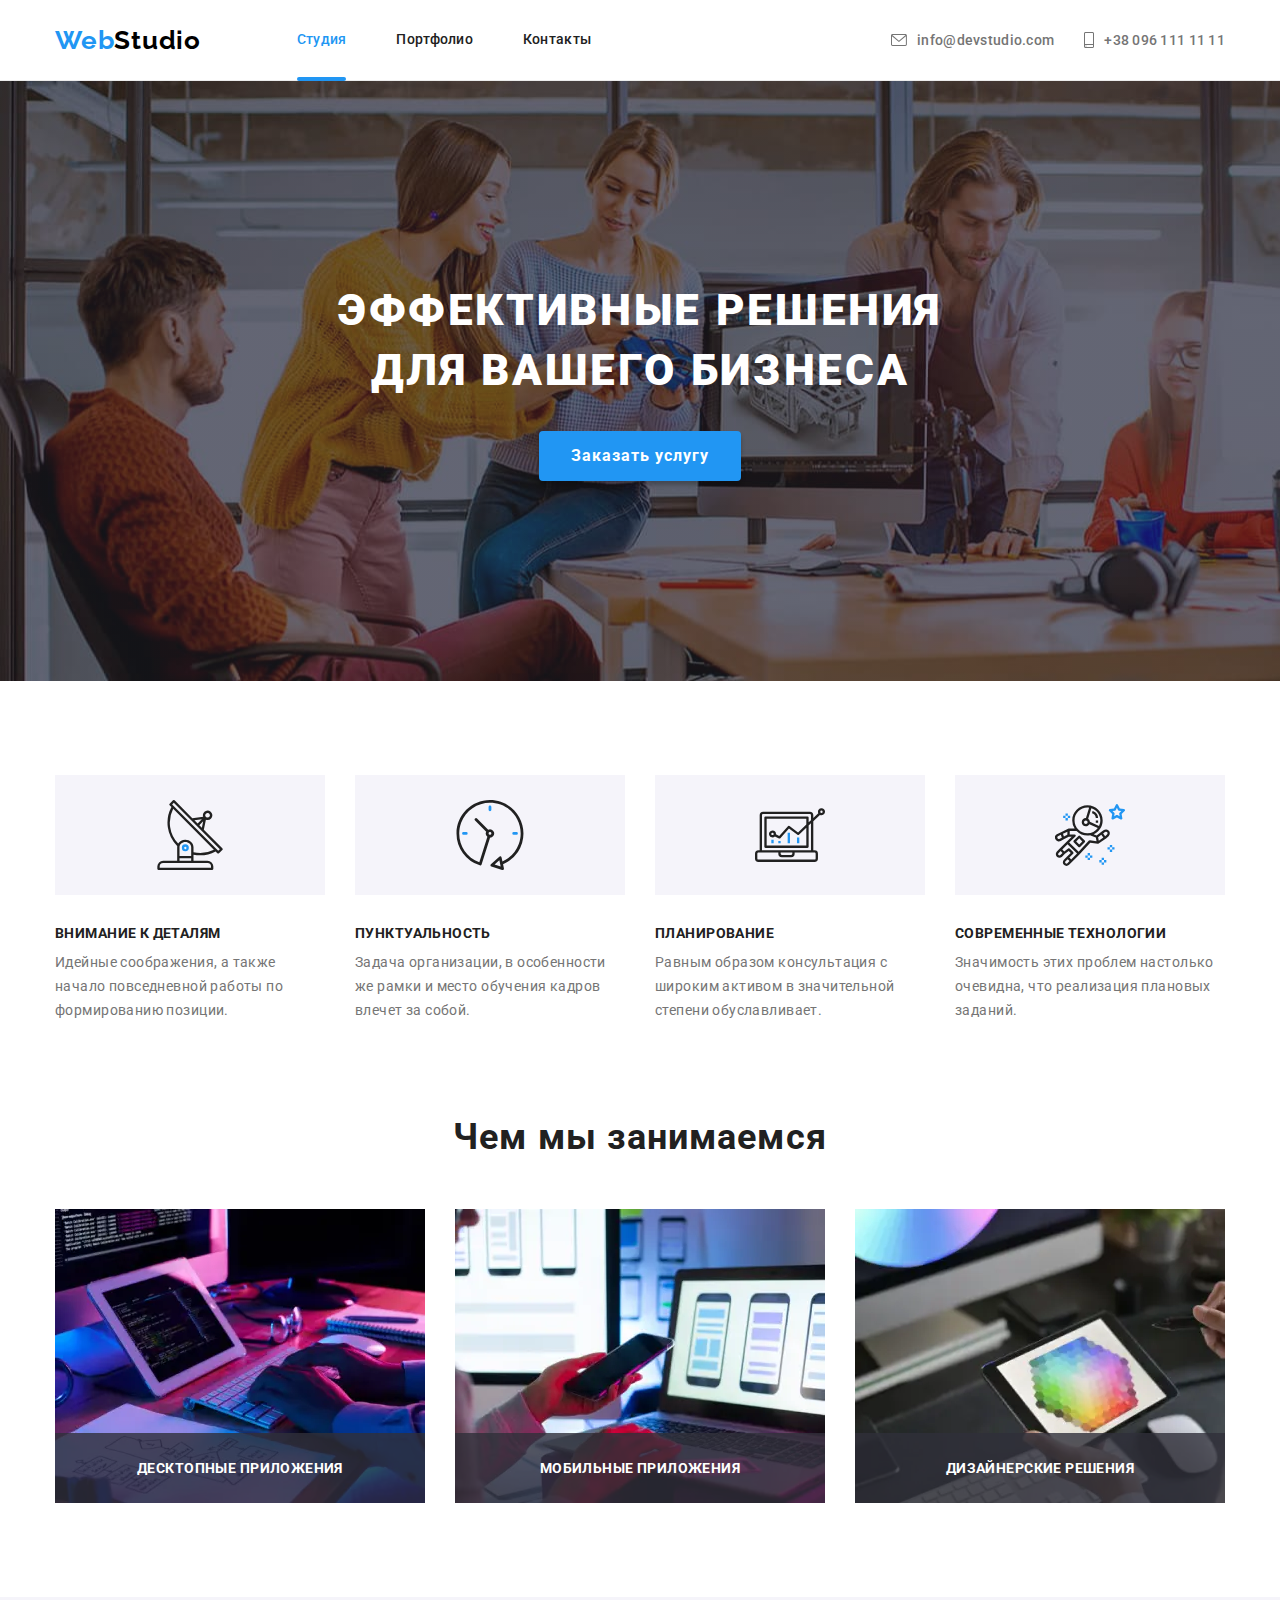
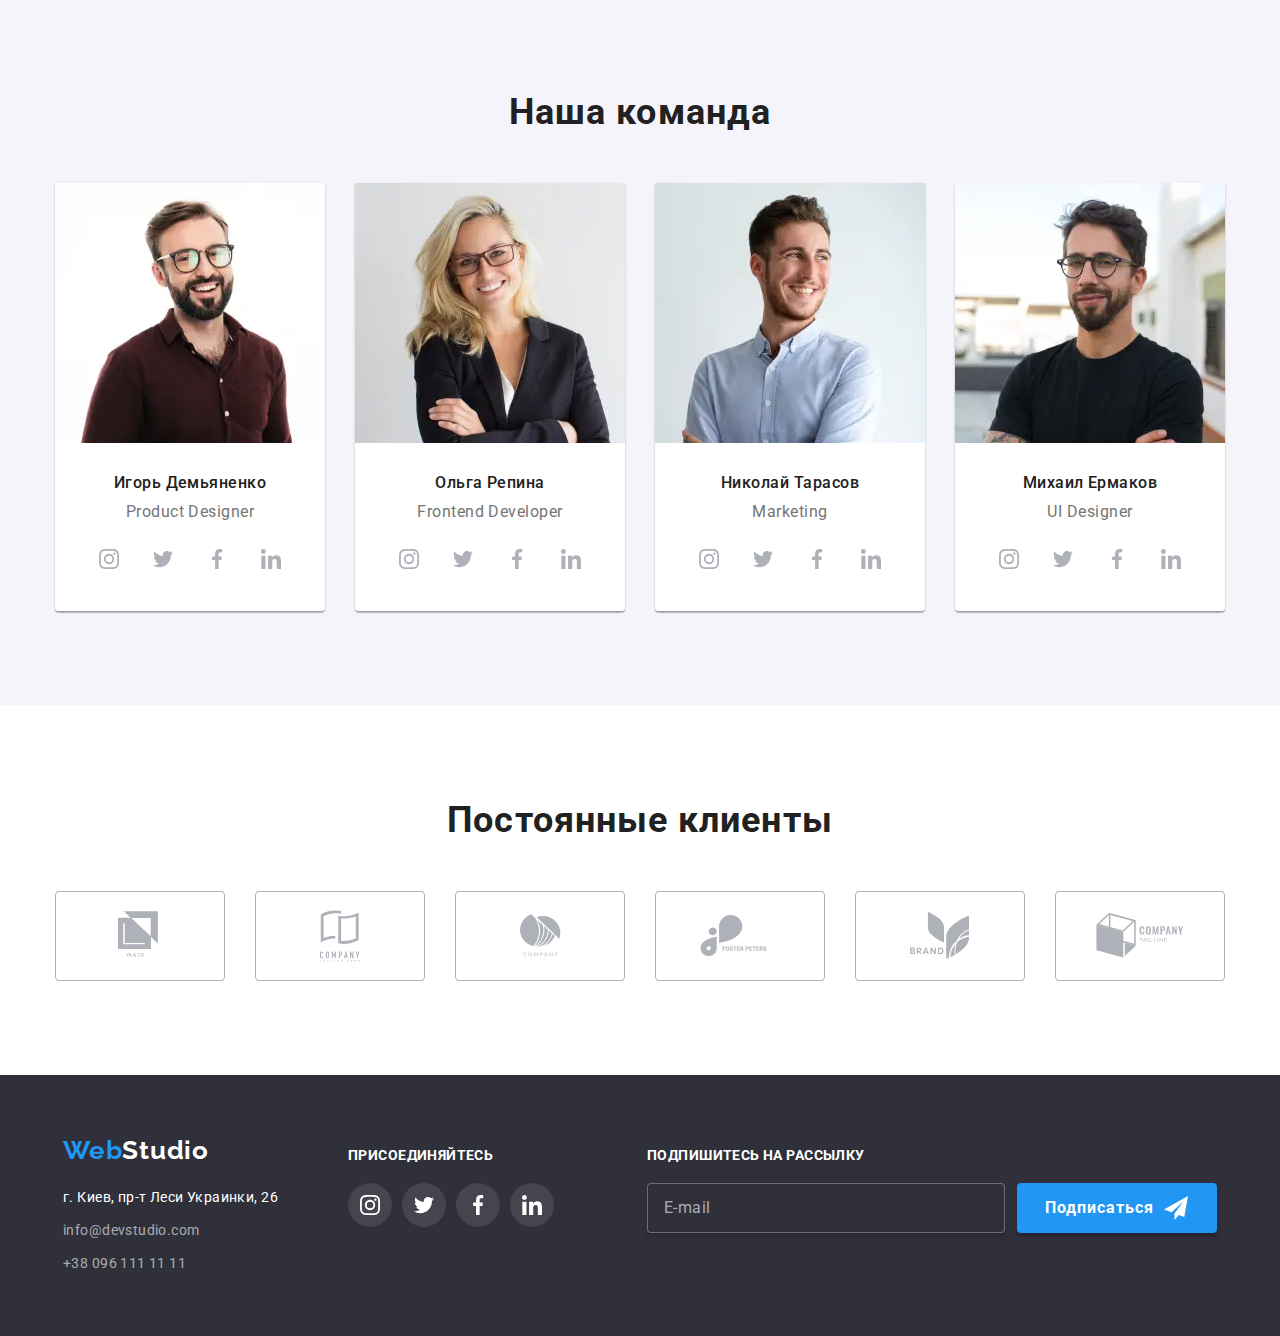
<file: index.html>
<!DOCTYPE html>
<html lang="ru">
<head>
    <meta charset="UTF-8">
    <meta name="viewport" content="width=device-width, initial-scale=1.0">
    <title>WebStudio</title>
    <link rel="stylesheet" href="https://cdnjs.cloudflare.com/ajax/libs/modern-normalize/1.0.0/modern-normalize.css">
    <link rel="preconnect" href="https://fonts.gstatic.com">
    <link href="https://fonts.googleapis.com/css2?family=Raleway:wght@700&family=Roboto:wght@400;500;700;900&display=swap"
    rel="stylesheet">
    <link rel="stylesheet" href="./css/main.min.css">
    
</head>
<body>

    <header class="header">
        <div class="container">
            <a class="logo" lang="en" href="index.html">
                <span class="logo-part-one">Web</span><span>Studio</span>
            </a>
            <button class="mobile-menu-button" type="button" data-menu-button>
                <svg width="40" height="40" aria-label="Переключатель мобильного меню">
                    <use href="./sprite.svg#menu" class="menu-icon">
                    </use>
                </svg>
            </button>
            <div class="nav-container">
                <nav class="nav">
                    <ul class="nav-list">
                        <li class="nav-item"> <a class="nav-link current" href="./index.html">Студия</a></li>
                        <li class="nav-item"> <a class="nav-link" href="./portfolio.html">Портфолио</a></li>
                        <li class="nav-item"> <a class="nav-link" href="">Контакты</a></li>
                    </ul>
                </nav>
                <ul class="contacts">
                    <li class="contact-item">
                        <a class="contact-link" href="mailto:info@devstudio.com">
                            <svg class="contact-link-icon envelope">
                                <use href="./sprite.svg#icon-envelope"></use>
                            </svg>
                            info@devstudio.com
                        </a>
                    </li>
                    <li class="contact-item">
                        <a class="contact-link" href="tel:+380961111111">
                            <svg class="contact-link-icon smartphone">
                                <use href="./sprite.svg#icon-smartphone"></use>
                            </svg>
                            +38 096 111 11 11
                        </a>
                    </li>
                </ul>
            </div>
        </div>

        <div class="menu-container" data-menu>

            <button class="menu-close-button" type="button" data-menu-close>
                <svg width="40" height="40" aria-label="Переключатель мобильного меню">
                    <use href="./sprite.svg#menu-close" class="menu-close-icon">
                    </use>
                </svg>
            </button>

            <nav class="nav-mobile">
                <ul class="nav-list-mobile">
                    <li class="nav-item-mobile"> <a class="nav-link-mobile current-mobile" href="./index.html">Студия</a></li>
                    <li class="nav-item-mobile"> <a class="nav-link-mobile" href="./portfolio.html">Портфолио</a></li>
                    <li class="nav-item-mobile"> <a class="nav-link-mobile" href="">Контакты</a></li>
                </ul>
            </nav>
            <div>
                <ul class="contacts-mobile">
                    <li class="contact-item-mobile">
                        <a class="contact-link-mobile-phone" href="tel:+380961111111">
                            +38 096 111 11 11
                        </a>
                    </li>
                    <li class="contact-item-mobile">
                        <a class="contact-link-mobile-mail" href="mailto:info@devstudio.com">
                            info@devstudio.com
                        </a>
                    </li>
                </ul>
                
                <ul class="mobile-social-list">
                    <li class="mobile-social-item">
                        <a href="" class="mobile-social-link">Instagram</a>
                    </li>
                    <li class="mobile-social-item">
                        <a href="" class="mobile-social-link">Twitter</a>
                    </li>
                    <li class="mobile-social-item">
                        <a href="" class="mobile-social-link">Facebook</a>
                    </li>
                    <li class="mobile-social-item">
                        <a href="" class="mobile-social-link">LinkedIn</a>
                    </li>
                </ul>
            </div>
        </div>
    </header>
    <main>
        <section class="hero">
            <div class="container">
                <h1 class="hero-title">Эффективные решения <br> для вашего бизнеса</h1>
                <button class="hero-button" data-modal-open>Заказать услугу</button>
            </div>
        </section>

        <section class="advantages-section">
           <div class="container">
                <h2 class="visually-hidden">Преимущества</h2>
                <ul class="advantages-list">
                    <li class="advantages-item">
                        <div class="icon-background">
                            <svg class="advantages-icon">
                                <use href="./sprite.svg#icon-antenna"></use>
                            </svg>
                        </div>
                        <h3 class="advantage">Внимание к деталям</h3>
                        <p class="advantage-text">Идейные соображения, а также начало повседневной работы по формированию позиции.</p>
                    </li>
                    <li class="advantages-item">
                        <div class="icon-background">
                            <svg class="advantages-icon">
                                <use href="./sprite.svg#icon-clock"></use>
                            </svg>
                        </div>
                        <h3 class="advantage">Пунктуальность</h3>
                        <p class="advantage-text">Задача организации, в особенности же рамки и место обучения кадров влечет за собой.
                        </p>
                    </li>
                    <li class="advantages-item">
                        <div class="icon-background">
                            <svg class="advantages-icon">
                                <use href="./sprite.svg#icon-diagram"></use>
                            </svg>
                        </div>
                        <h3 class="advantage">Планирование</h3>
                        <p class="advantage-text">Равным образом консультация с широким активом в значительной степени обуславливает.
                        </p>
                    </li>
                    <li class="advantages-item">
                        <div class="icon-background">
                            <svg class="advantages-icon">
                                <use href="./sprite.svg#icon-astronaut"></use>
                            </svg>
                        </div>
                        <h3 class="advantage">Современные технологии</h3>
                        <p class="advantage-text">Значимость этих проблем настолько очевидна, что реализация плановых заданий.</p>
                    </li>
                </ul>
           </div>
        </section>

        <section class="works">
            <div class="container">
                <h2 class="title">Чем мы занимаемся</h2>
                <ul class="works-list">
                    <li class="works-item">
                        <picture>
                            <source srcset="
                            ./images/desktop/works-1-desktop-1x.webp 1x,
                            ./images/desktop/works-1-desktop-2x.webp 2x" 
                            media="(min-width: 1200px)" type="image/webp">
                            <source srcset="
                            ./images/desktop/works-1-desktop-1x.jpg 1x,
                            ./images/desktop/works-1-desktop-2x.jpg 2x" 
                            media="(min-width: 1200px)">
                    
                            <img class="team-pic" src="./images/desktop/works-1-desktop-1x.jpg" alt="Набор текста">
                        </picture>
                        <p class="works-text">Десктопные приложения</p>
                    </li>
                    <li class="works-item">
                        <picture>
                            <source srcset="
                            ./images/desktop/works-2-desktop-1x.webp 1x,
                            ./images/desktop/works-2-desktop-2x.webp 2x"
                             media="(min-width: 1200px)" type="image/webp">
                            <source srcset="
                            ./images/desktop/works-2-desktop-1x.jpg 1x,
                            ./images/desktop/works-2-desktop-2x.jpg 2x"
                             media="(min-width: 1200px)">
                        
                            <img class="team-pic" src="./images/desktop/works-2-desktop-1x.jpg" alt="Программирование">
                        </picture>
                        <p class="works-text">Мобильные приложения</p>
                    </li>
                    <li class="works-item">
                        <picture>
                            <source srcset="
                            ./images/desktop/works-3-desktop-1x.webp 1x,
                            ./images/desktop/works-3-desktop-2x.webp 2x"
                             media="(min-width: 1200px)" type="image/webp">
                            <source srcset="
                            ./images/desktop/works-3-desktop-1x.jpg 1x,
                            ./images/desktop/works-3-desktop-2x.jpg 2x"
                             media="(min-width: 1200px)">
                        
                            <img class="team-pic" src="./images/desktop/works-3-desktop-1x.jpg" alt="Палитра цветов">
                        </picture>
                        <p class="works-text">Дизайнерские решения</p>
                    </li>
                </ul>
            </div>
        </section>

        <section class="team-section">
           <div class="container">
                <h2 class="title">Наша команда</h2>
                <ul class="team-list">
                    <li class="team-item">
                        <picture>
                            <source
                            srcset="
                            ./images/desktop/team-1-desktop-1x.webp 1x,
                            ./images/desktop/team-1-desktop-2x.webp 2x"
                            media="(min-width: 1200px)" type="image/webp">
                            <source srcset="
                            ./images/desktop/team-1-desktop-1x.jpg 1x,
                            ./images/desktop/team-1-desktop-2x.jpg 2x" 
                            media="(min-width: 1200px)">
                            
                            <source
                            srcset="
                            ./images/tablet/team1-tablet-1x.webp 1x,
                            ./images/tablet/team1-tablet-2x.webp 2x"
                            media="(min-width: 768px)" type="image/webp">
                            <source srcset="
                            ./images/tablet/team1-tablet-1x.jpg 1x,
                            ./images/tablet/team1-tablet-2x.jpg 2x"
                            media="(min-width: 768px)">

                            <source
                            srcset="
                            ./images/mobile/team1-mobile-1x.webp 1x, 
                            ./images/mobile/team1-mobile-2x.webp 2x"
                            media="(max-width: 480px)" type="image/webp">                            
                            <source  
                            srcset="
                            ./images/mobile/team1-mobile-1x.jpg 1x, 
                            ./images/mobile/team1-mobile-2x.jpg 2x"
                            media="(max-width: 480px)">

                            <img class="team-pic" 
                            src="./images/mobile/team1-mobile-1x.jpg"
                            alt="Игорь Демьяненко">
                        </picture>                        
                        <div class="card-content">
                           <h3 class="card-title">Игорь Демьяненко</h3>
                            <p class="profession" lang="en">Product Designer</p>
                            <ul class="social-links">
                                <li class="social-links-item">
                                    <a class="social-link" href="">
                                        <svg class="social-icon">
                                            <use href="./sprite.svg#icon-instagram"></use>
                                        </svg>
                                    </a>
                                </li>
                                <li class="social-links-item">
                                    <a class="social-link" href="">
                                        <svg class="social-icon">
                                            <use href="./sprite.svg#icon-twitter"></use>
                                        </svg>
                                    </a>
                                </li>
                                <li class="social-links-item">
                                    <a class="social-link" href="">
                                        <svg class="social-icon">
                                            <use href="./sprite.svg#icon-facebook"></use>
                                        </svg>
                                    </a>
                                </li>
                                <li class="social-links-item">
                                    <a class="social-link" href="">
                                        <svg class="social-icon">
                                            <use href="./sprite.svg#icon-linkedin"></use>
                                        </svg>
                                    </a>
                                </li>
                            </ul>
                        </div>
                    </li>
                    <li class="team-item">
                        <picture>
                            <source srcset="
                            ./images/desktop/team-2-desktop-1x.webp 1x,
                            ./images/desktop/team-2-desktop-2x.webp 2x" 
                            media="(min-width: 1200px)" type="image/webp">
                             <source srcset="
                            ./images/desktop/team-2-desktop-1x.jpg 1x,
                            ./images/desktop/team-2-desktop-2x.jpg 2x" 
                            media="(min-width: 1200px)">
                        
                            <source srcset="
                            ./images/tablet/team2-tablet-1x.webp 1x,
                            ./images/tablet/team2-tablet-2x.webp 2x"
                            media="(min-width: 768px)" type="image/webp">
                            <source srcset="
                            ./images/tablet/team2-tablet-1x.jpg 1x,
                            ./images/tablet/team2-tablet-2x.jpg 2x" 
                            media="(min-width: 768px)">
                        
                            <source srcset="
                            ./images/mobile/team2-mobile-1x.webp 1x, 
                            ./images/mobile/team2-mobile-2x.webp 2x" 
                            media="(max-width: 480px)" type="image/webp">
                            <source srcset="
                            ./images/mobile/team2-mobile-1x.jpg 1x, 
                            ./images/mobile/team2-mobile-2x.jpg 2x" 
                            media="(max-width: 480px)">
                        
                            <img class="team-pic" src="./images/mobile/team2-mobile-1x.jpg" alt="Ольга Репина">
                        </picture>
                        <div class="card-content">
                            <h3 class="card-title">Ольга Репина</h3>
                            <p class="profession" lang="en">Frontend Developer</p>
                            <ul class="social-links">
                                <li class="social-links-item">
                                    <a class="social-link" href="">
                                        <svg class="social-icon">
                                            <use href="./sprite.svg#icon-instagram"></use>
                                        </svg>
                                    </a>
                                </li>
                                <li class="social-links-item">
                                    <a class="social-link" href="">
                                        <svg class="social-icon">
                                            <use href="./sprite.svg#icon-twitter"></use>
                                        </svg>
                                    </a>
                                </li>
                                <li class="social-links-item">
                                    <a class="social-link" href="">
                                        <svg class="social-icon">
                                            <use href="./sprite.svg#icon-facebook"></use>
                                        </svg>
                                    </a>
                                </li>
                                <li class="social-links-item">
                                    <a class="social-link" href="">
                                        <svg class="social-icon">
                                            <use href="./sprite.svg#icon-linkedin"></use>
                                        </svg>
                                    </a>
                                </li>
                            </ul>
                        </div>
                    </li>
                    <li class="team-item">
                        <picture>
                            <source srcset="
                            ./images/desktop/team-3-desktop-1x.webp 1x,
                            ./images/desktop/team-3-desktop-2x.webp 2x" 
                            media="(min-width: 1200px)" type="image/webp">
                            <source srcset="
                            ./images/desktop/team-3-desktop-1x.jpg 1x,
                            ./images/desktop/team-3-desktop-2x.jpg 2x" 
                            media="(min-width: 1200px)">
                        
                            <source srcset="
                            ./images/tablet/team3-tablet-1x.webp 1x,
                            ./images/tablet/team3-tablet-2x.webp 2x" 
                            media="(min-width: 768px)" type="image/webp">
                            <source srcset="
                            ./images/tablet/team3-tablet-1x.jpg 1x,
                            ./images/tablet/team3-tablet-2x.jpg 2x" 
                            media="(min-width: 768px)">
                        
                            <source srcset="
                            ./images/mobile/team3-mobile-1x.webp 1x, 
                            ./images/mobile/team3-mobile-2x.webp 2x" 
                            media="(max-width: 480px)" type="image/webp">
                            <source srcset="
                            ./images/mobile/team3-mobile-1x.jpg 1x, 
                            ./images/mobile/team3-mobile-2x.jpg 2x" 
                            media="(max-width: 480px)">
                        
                            <img class="team-pic" src="./images/mobile/team3-mobile-1x.jpg" alt="Николай Тарасов">
                        </picture>
                        <div class="card-content">
                            <h3 class="card-title">Николай Тарасов</h3>
                            <p class="profession" lang="en">Marketing</p>
                            <ul class="social-links">
                                <li class="social-links-item">
                                    <a class="social-link" href="">
                                        <svg class="social-icon">
                                            <use href="./sprite.svg#icon-instagram"></use>
                                        </svg>
                                    </a>
                                </li>
                                <li class="social-links-item">
                                    <a class="social-link" href="">
                                        <svg class="social-icon">
                                            <use href="./sprite.svg#icon-twitter"></use>
                                        </svg>
                                    </a>
                                </li>
                                <li class="social-links-item">
                                    <a class="social-link" href="">
                                        <svg class="social-icon">
                                            <use href="./sprite.svg#icon-facebook"></use>
                                        </svg>
                                    </a>
                                </li>
                                <li class="social-links-item">
                                    <a class="social-link" href="">
                                        <svg class="social-icon">
                                            <use href="./sprite.svg#icon-linkedin"></use>
                                        </svg>
                                    </a>
                                </li>
                            </ul>
                        </div>
                    </li>
                    <li class="team-item">
                        <picture>
                            <source srcset="
                            ./images/desktop/team-4-desktop-1x.webp 1x,
                            ./images/desktop/team-4-desktop-2x.webp 2x" 
                            media="(min-width: 1200px)" type="image/webp">
                            <source srcset="
                            ./images/desktop/team-4-desktop-1x.jpg 1x,
                            ./images/desktop/team-4-desktop-2x.jpg 2x" 
                            media="(min-width: 1200px)">
                        
                            <source srcset="
                            ./images/tablet/team4-tablet-1x.webp 1x,
                            ./images/tablet/team4-tablet-2x.webp 2x" 
                            media="(min-width: 768px)" type="image/webp">
                            <source srcset="
                            ./images/tablet/team4-tablet-1x.jpg 1x,
                            ./images/tablet/team4-tablet-2x.jpg 2x" 
                            media="(min-width: 768px)">
                        
                            <source srcset="
                            ./images/mobile/team4-mobile-1x.webp 1x, 
                            ./images/mobile/team4-mobile-2x.webp 2x" 
                            media="(max-width: 480px)" type="image/webp">
                            <source srcset="
                            ./images/mobile/team4-mobile-1x.jpg 1x, 
                            ./images/mobile/team4-mobile-2x.jpg 2x" 
                            media="(max-width: 480px)">
                        
                            <img class="team-pic" src="./images/mobile/team4-mobile-1x.jpg" alt="Михаил Ермаков">
                        </picture>
                        <div class="card-content">
                           <h3 class="card-title">Михаил Ермаков</h3>
                            <p class="profession" lang="en">UI Designer</p>
                            <ul class="social-links">
                                <li class="social-links-item">
                                    <a class="social-link" href="">
                                        <svg class="social-icon">
                                            <use href="./sprite.svg#icon-instagram"></use>
                                        </svg>
                                    </a>
                                </li>
                                <li class="social-links-item">
                                    <a class="social-link" href="">
                                        <svg class="social-icon">
                                            <use href="./sprite.svg#icon-twitter"></use>
                                        </svg>
                                    </a>
                                </li>
                                <li class="social-links-item">
                                    <a class="social-link" href="">
                                        <svg class="social-icon">
                                            <use href="./sprite.svg#icon-facebook"></use>
                                        </svg>
                                    </a>
                                </li>
                                <li class="social-links-item">
                                    <a class="social-link" href="">
                                        <svg class="social-icon">
                                            <use href="./sprite.svg#icon-linkedin"></use>
                                        </svg>
                                    </a>
                                </li>
                            </ul>
                        </div>
                    </li>
                </ul>
           </div>
        </section>

        <section class="our-clients-section">
            <div class="container">
                <h2 class="title">Постоянные клиенты</h2>
                <ul class="our-clients-list">
                    <li class="our-client-item">
                        <a href="" class="our-client-link">
                            <svg class="client-logo first-client">
                                <use href="./sprite.svg#icon-logo-1"></use>
                            </svg>
                        </a>
                    </li>
                    <li class="our-client-item">
                        <a href="" class="our-client-link">
                            <svg class="client-logo second-client">
                                <use href="./sprite.svg#icon-logo-2"></use>
                            </svg>
                        </a>
                    </li>
                    <li class="our-client-item">
                        <a href="" class="our-client-link">
                            <svg class="client-logo third-client">
                                <use href="./sprite.svg#icon-logo-3"></use>
                            </svg>
                        </a>
                    </li>
                    <li class="our-client-item">
                        <a href="" class="our-client-link">
                            <svg class="client-logo fourth-client">
                                <use href="./sprite.svg#icon-logo-4"></use>
                            </svg>
                        </a>
                    </li>
                    <li class="our-client-item">
                        <a href="" class="our-client-link">
                            <svg class="client-logo fifth-client">
                                <use href="./sprite.svg#icon-logo-5"></use>
                            </svg>
                        </a>
                    </li>
                    <li class="our-client-item">
                        <a href="" class="our-client-link">
                            <svg class="client-logo sixth-client">
                                <use href="./sprite.svg#icon-logo-6"></use>
                            </svg>
                        </a>
                    </li>
                </ul>
            </div>
        </section>
    </main>

    <footer class="footer-section">
         <div class="container">

            <div class="footer-nav-container">
                <div class="footer-navigation">
                    <a class="footer-logo" lang="en" href="index.html"><span class="logo-part-one">Web</span><span
                            class="logo-part-two">Studio</span></a>
                    <ul class="footer-list">
                        <li class="footer-item">
                            <a class="address" href="https://goo.gl/maps/VJHpVsU5LnENz9G17">г. Киев, пр-т Леси Украинки, 26</a>
                        </li>
                        <li class="footer-item">
                            <a class="footer-phone" href="mailto:info@devstudio.com">info@devstudio.com</a>
                        </li>
                        <li class="footer-item">
                            <a class="footer-phone" href="tel:+380961111111">+38 096 111 11 11</a>
                        </li>
                    </ul>
                </div>
                
                <div class="footer-social-container">
                    <p class="footer-text">присоединяйтесь</p>
                    <ul class="footer-social-list">
                        <li class="footer-social-links-item">
                            <a class="footer-social-link" href="">
                                <svg class="footer-social-icon">
                                    <use href="./sprite.svg#icon-instagram"></use>
                                </svg>
                            </a>
                        </li>
                        <li class="footer-social-links-item">
                            <a class="footer-social-link" href="">
                                <svg class="footer-social-icon">
                                    <use href="./sprite.svg#icon-twitter"></use>
                                </svg>
                            </a>
                        </li>
                        <li class="footer-social-links-item">
                            <a class="footer-social-link" href="">
                                <svg class="footer-social-icon">
                                    <use href="./sprite.svg#icon-facebook"></use>
                                </svg>
                            </a>
                        </li>
                        <li class="footer-social-links-item">
                            <a class="footer-social-link" href="">
                                <svg class="footer-social-icon">
                                    <use href="./sprite.svg#icon-linkedin"></use>
                                </svg>
                            </a>
                        </li>
                    </ul>
                </div>

            </div>
            <div class="email-container">
                <p class="footer-text">Подпишитесь на рассылку</p>
                <form class="footer-form">
                    <input type="email" name="email" id="email" class="email-field" placeholder="E-mail">
                    <button type="submit" class="subscribe-button">Подписаться
                        <svg class="subscribe-icon">
                            <use href="./sprite.svg#telegram"></use>
                        </svg>
                    </button>
                </form>
            </div>
    
        </div>
    </footer>

    <div class="backdrop is-hidden" data-modal>
        <div class="modal">
            <button class="modal-close-button" type="button" data-modal-close>
                <svg class="close-icon">
                    <use href="./sprite.svg#close"></use>
                </svg>                
            </button>

            <p class="modal-text">Оставьте свои данные, мы вам перезвоним</p>
            <form class="modal-form">
                <label class="modal-label"><span class="modal-form-title">Имя</span>
                   <span class="wrapper">
                        <input name="username" type="text" class="text-field">
                        <svg class="modal-icon">
                            <use href="./sprite.svg#person"></use>
                        </svg>
                   </span>
                </label>

                <label class="modal-label"><span class="modal-form-title">Телефон</span>
                   <span class="wrapper">
                        <input name="tel" type="tel" class="text-field">
                        <svg class="modal-icon">
                            <use href="./sprite.svg#phone"></use>
                        </svg>
                   </span>
                </label>

                <label class="modal-label"><span class="modal-form-title">Почта</span>
                    <span class="wrapper">
                        <input name="email" type="email" class="text-field">
                        <svg class="modal-icon">
                            <use href="./sprite.svg#email"></use>
                        </svg>
                    </span>
                </label>

                <label class="modal-label"><span class="modal-form-title">Комментарий</span>
                    <textarea name="feedback" class="feedback-text" placeholder="Введите текст"></textarea>
                </label>

                <input type="checkbox" name="policy" id="policy" class="checkbox visually-hidden">
                <label for="policy" class="policy">
                    Соглашаюсь с рассылкой и принимаю 
                    <a href="" class="policy-link"> Условия договора</a>
                </label>
                
                <button type="submit" class="submit-button">Отправить</button>
            </form>
        </div>
    </div>
    <script src="./js/mobile-menu.js"></script>
    <script src="./js/modal.js"></script>
</body>
</html>
</file>
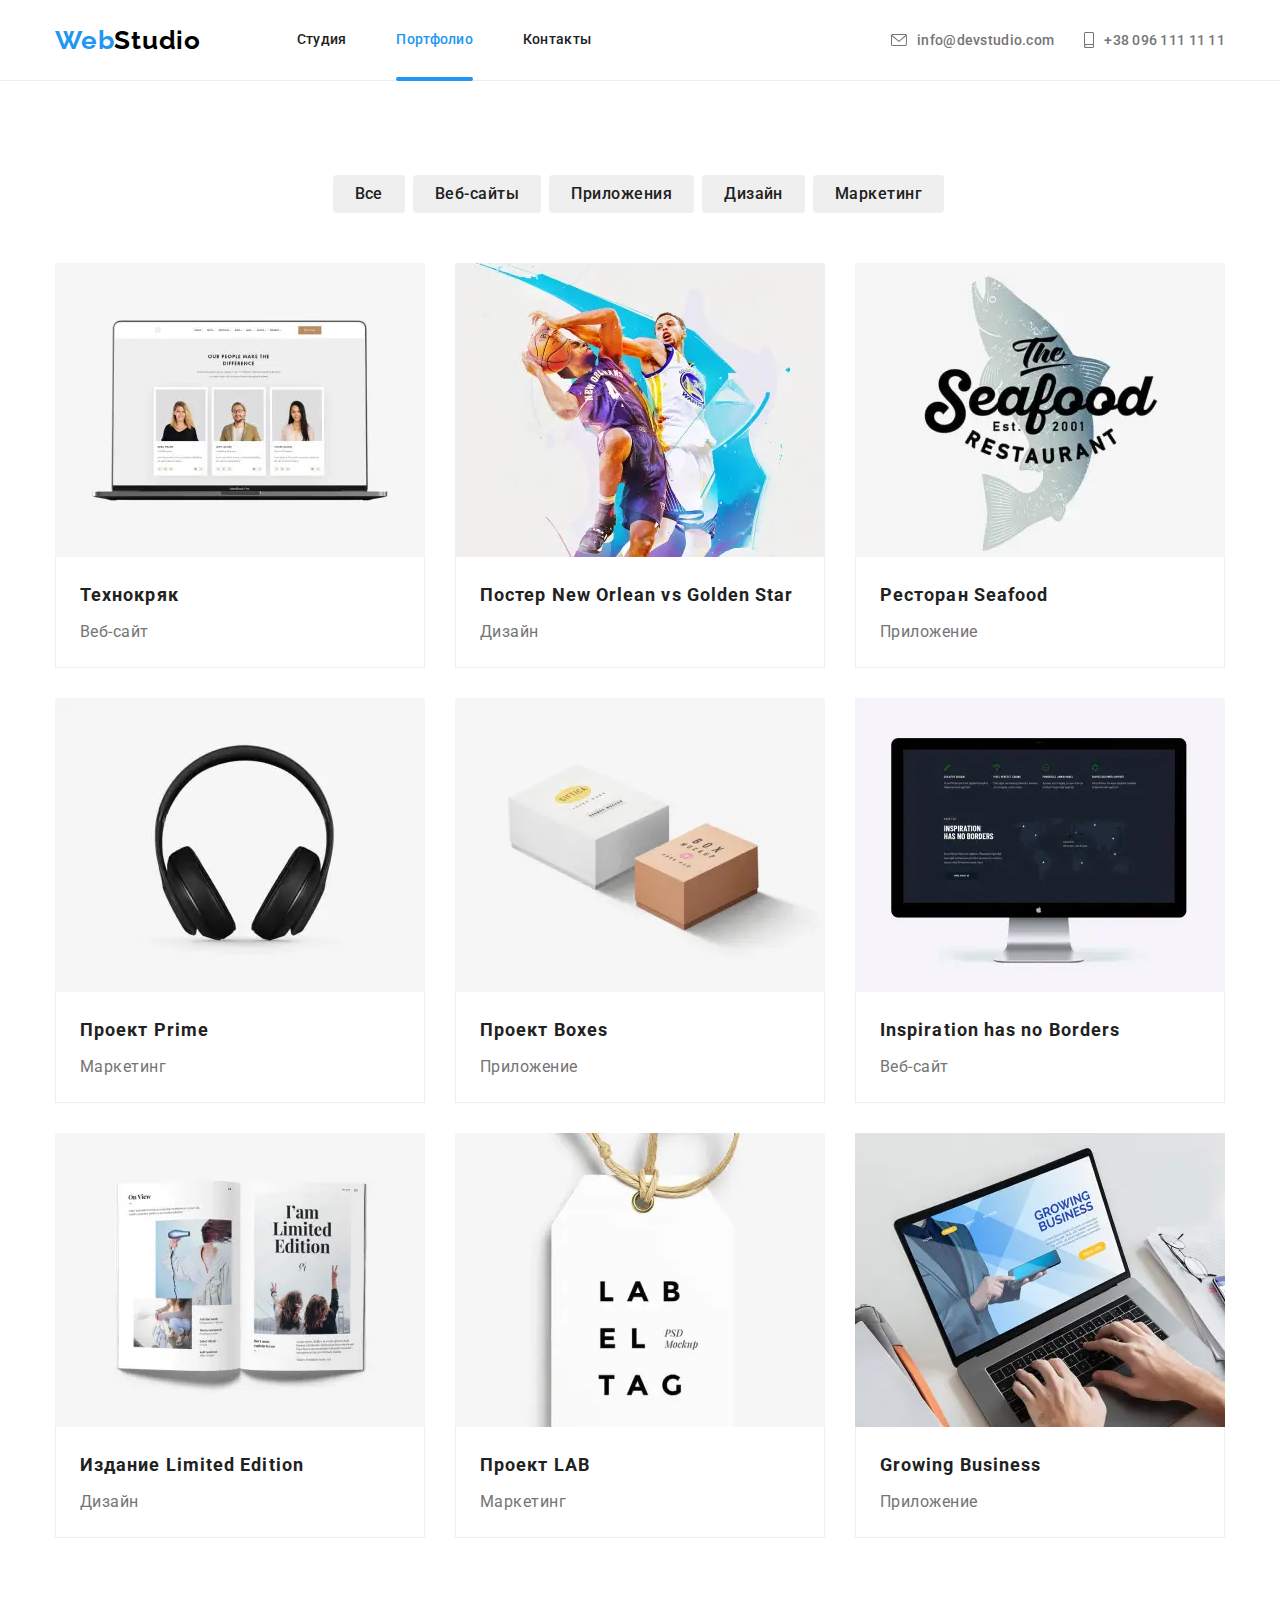
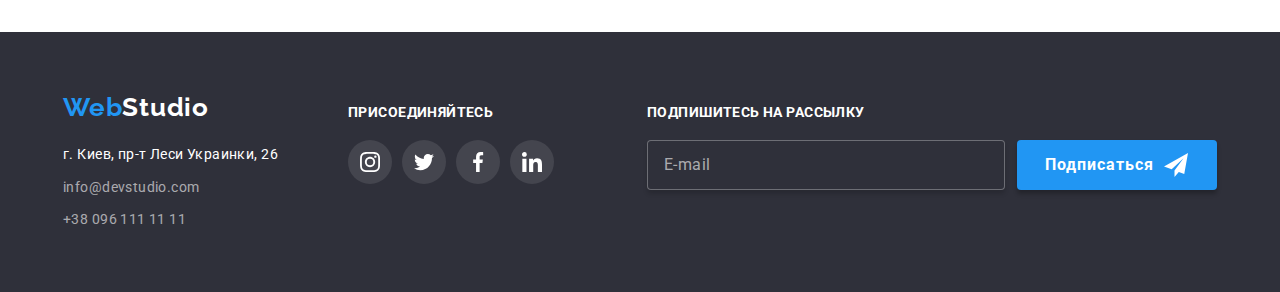
<file: portfolio.html>
<!DOCTYPE html>
<html lang="ru">

<head>
    <meta charset="UTF-8">
    <meta name="viewport" content="width=device-width, initial-scale=1.0">
    <title>WebStudio</title>
    <link rel="stylesheet" href="https://cdnjs.cloudflare.com/ajax/libs/modern-normalize/1.0.0/modern-normalize.css">
    <link rel="preconnect" href="https://fonts.gstatic.com">
    <link href="https://fonts.googleapis.com/css2?family=Raleway:wght@700&family=Roboto:wght@400;500;700;900&display=swap"
    rel="stylesheet"> 
    <link rel="stylesheet" href="./css/portfolio.min.css"> 
</head>

<body>
    <header class="header">
        <div class="container">
            <a class="logo" lang="en" href="index.html">
                <span class="logo-part-one">Web</span><span>Studio</span>
            </a>
            <button class="mobile-menu-button" type="button" data-menu-button>
                <svg width="40" height="40" aria-label="Переключатель мобильного меню">
                    <use href="./sprite.svg#menu" class="menu-icon">
                    </use>
                </svg>
            </button>
            <div class="nav-container">
                <nav class="nav">
                    <ul class="nav-list">
                        <li class="nav-item"> <a class="nav-link" href="./index.html">Студия</a></li>
                        <li class="nav-item"> <a class="nav-link current" href="./portfolio.html">Портфолио</a></li>
                        <li class="nav-item"> <a class="nav-link" href="">Контакты</a></li>
                    </ul>
                </nav>
                <ul class="contacts">
                    <li class="contact-item">
                        <a class="contact-link" href="mailto:info@devstudio.com">
                            <svg class="contact-link-icon envelope">
                                <use href="./sprite.svg#icon-envelope"></use>
                            </svg>
                            info@devstudio.com
                        </a>
                    </li>
                    <li class="contact-item">
                        <a class="contact-link" href="tel:+380961111111">
                            <svg class="contact-link-icon smartphone">
                                <use href="./sprite.svg#icon-smartphone"></use>
                            </svg>
                            +38 096 111 11 11
                        </a>
                    </li>
                </ul>
            </div>
        </div>
    
        <div class="menu-container" data-menu>
    
            <button class="menu-close-button" type="button" data-menu-close>
                <svg width="40" height="40" aria-label="Переключатель мобильного меню">
                    <use href="./sprite.svg#menu-close" class="menu-close-icon">
                    </use>
                </svg>
            </button>
    
            <nav class="nav-mobile">
                <ul class="nav-list-mobile">
                    <li class="nav-item-mobile"> <a class="nav-link-mobile" href="./index.html">Студия</a>
                    </li>
                    <li class="nav-item-mobile"> <a class="nav-link-mobile current-mobile" href="./portfolio.html">Портфолио</a></li>
                    <li class="nav-item-mobile"> <a class="nav-link-mobile" href="">Контакты</a></li>
                </ul>
            </nav>
            <div>
                <ul class="contacts-mobile">
                    <li class="contact-item-mobile">
                        <a class="contact-link-mobile-phone" href="tel:+380961111111">
                            +38 096 111 11 11
                        </a>
                    </li>
                    <li class="contact-item-mobile">
                        <a class="contact-link-mobile-mail" href="mailto:info@devstudio.com">
                            info@devstudio.com
                        </a>
                    </li>
                </ul>
                
                <ul class="mobile-social-list">
                    <li class="mobile-social-item">
                        <a href="" class="mobile-social-link">Instagram</a>
                    </li>
                    <li class="mobile-social-item">
                        <a href="" class="mobile-social-link">Twitter</a>
                    </li>
                    <li class="mobile-social-item">
                        <a href="" class="mobile-social-link">Facebook</a>
                    </li>
                    <li class="mobile-social-item">
                        <a href="" class="mobile-social-link">LinkedIn</a>
                    </li>
                </ul>
            </div>
        </div>
    </header>
    <main>
        <section class="portfolio-section">
           <div class="container">
                <h1 class="visually-hidden">Портфолио</h1>
                <ul class="portfolio-filters">
                    <li class="filter-item">
                        <button class="filter" type="button">Все</button>
                    </li>
                    <li class="filter-item">
                        <button class="filter" type="button">Веб-сайты</button>
                
                    </li>
                    <li class="filter-item">
                        <button class="filter" type="button">Приложения</button>
                
                    </li>
                    <li class="filter-item">
                        <button class="filter" type="button">Дизайн</button>
                
                    </li>
                    <li class="filter-item">
                        <button class="filter" type="button">Маркетинг</button>
                
                    </li>
                </ul>

                <ul class="portfolio-options">

                    <li class="option-item">
                        <a class="portfolio-card" href="">
                            <div class="overlay">
                                <picture class="portfolio-pic">
                                    <source srcset="
                                    ./images/desktop/portfolio1-desktop-1x.webp 1x, 
                                    ./images/desktop/portfolio1-desktop-2x.webp 2x" 
                                    media="(min-width: 1200px)"
                                    type="image/webp">
                                
                                    <source srcset="
                                    ./images/desktop/portfolio1-desktop-1x.jpg 1x, 
                                    ./images/desktop/portfolio1-desktop-2x.jpg 2x" 
                                    media="(min-width: 1200px)">
                                
                                    <source srcset="
                                    ./images/tablet/portfolio1-tablet-1x.webp 1x, 
                                    ./images/tablet/portfolio1-tablet-2x.webp 2x" 
                                    media="(min-width: 768px)"
                                    type="image/webp">
                                
                                    <source srcset="
                                    ./images/tablet/portfolio1-tablet-1x.jpg 1x, 
                                    ./images/tablet/portfolio1-tablet-2x.jpg 2x" 
                                    media="(min-width: 768px)">
                                
                                    <source srcset="
                                    ./images/mobile/portfolio1-mobile-1x.webp 1x, 
                                    ./images/mobile/portfolio1-mobile-2x.webp 2x" 
                                    media="(max-width: 480px) "
                                    type="image/webp">
                                
                                    <source srcset="
                                    ./images/mobile/portfolio1-mobile-1x.jpg 1x, 
                                    ./images/mobile/portfolio1-mobile-2x.jpg 2x" 
                                    media="(max-width: 480px)">
                                
                                    <img class="portfolio-pic" src="./images/mobile/portfolio1-mobile-1x.jpg" alt="ноутбук">
                                </picture>
                                <p class="card-text">Технокряк это современная площадка распространения коронавируса. Компании используют эту платформу
                                    для цифрового
                                    шпионажа и атак на защищённые сервера конкурентов.</p>
                            </div>
                            <div class="frame">
                                <h2 class="card-name">Технокряк</h2>
                                <p class="card-type">Веб-сайт</p>
                            </div>
                        </a>
                    </li>

                    <li class="option-item">
                        <a class="portfolio-card" href="">
                            <div class="overlay">
                                <picture class="portfolio-pic">
                                    <source srcset="
                                    ./images/desktop/portfolio2-desktop-1x.webp 1x, 
                                    ./images/desktop/portfolio2-desktop-2x.webp 2x" 
                                    media="(min-width: 1200px)"
                                    type="image/webp">
                                    
                                    <source srcset="
                                    ./images/desktop/portfolio2-desktop-1x.jpg 1x, 
                                    ./images/desktop/portfolio2-desktop-2x.jpg 2x" 
                                    media="(min-width: 1200px)">
                                    
                                    <source srcset="
                                    ./images/tablet/portfolio2-tablet-1x.webp 1x, 
                                    ./images/tablet/portfolio2-tablet-2x.webp 2x" 
                                    media="(min-width: 768px)"
                                    type="image/webp">
                                    
                                    <source srcset="
                                    ./images/tablet/portfolio2-tablet-1x.jpg 1x, 
                                    ./images/tablet/portfolio2-tablet-2x.jpg 2x" 
                                    media="(min-width: 768px)">
                                    
                                    <source srcset="
                                    ./images/mobile/portfolio2-mobile-1x.webp 1x, 
                                    ./images/mobile/portfolio2-mobile-2x.webp 2x" 
                                    media="(max-width: 480px) "
                                    type="image/webp">
                                    
                                    <source srcset="
                                    ./images/mobile/portfolio2-mobile-1x.jpg 1x, 
                                    ./images/mobile/portfolio2-mobile-2x.jpg 2x" 
                                    media="(max-width: 480px)">
                                    
                                    <img class="portfolio-pic"
                                    src="./images/mobile/portfolio2-mobile-1x.jpg" alt="баскетбол">
                                </picture>
                                <p class="card-text"></p>
                            </div>
                            <div class="frame">
                                <h2 class="card-name">Постер New Orlean vs Golden Star</h2>
                                <p class="card-type">Дизайн</p>
                            </div>
                        </a>
                    </li>

                    <li class="option-item">
                        <a class="portfolio-card" href="">
                            <div class="overlay">
                                <picture class="portfolio-pic">
                                    <source srcset="
                                    ./images/desktop/portfolio3-desktop-1x.webp 1x, 
                                    ./images/desktop/portfolio3-desktop-2x.webp 2x" 
                                    media="(min-width: 1200px)"
                                    type="image/webp">
                                
                                    <source srcset="
                                    ./images/desktop/portfolio3-desktop-1x.jpg 1x, 
                                    ./images/desktop/portfolio3-desktop-2x.jpg 2x" 
                                    media="(min-width: 1200px)">
                                
                                    <source srcset="
                                    ./images/tablet/portfolio3-tablet-1x.webp 1x, 
                                    ./images/tablet/portfolio3-tablet-2x.webp 2x" 
                                    media="(min-width: 768px)"
                                    type="image/webp">
                                
                                    <source srcset="
                                    ./images/tablet/portfolio3-tablet-1x.jpg 1x, 
                                    ./images/tablet/portfolio3-tablet-2x.jpg 2x" 
                                    media="(min-width: 768px)">
                                
                                    <source srcset="
                                    ./images/mobile/portfolio3-mobile-1x.webp 1x, 
                                    ./images/mobile/portfolio3-mobile-2x.webp 2x" 
                                    media="(max-width: 480px) "
                                    type="image/webp">
                                
                                    <source srcset="
                                    ./images/mobile/portfolio3-mobile-1x.jpg 1x, 
                                    ./images/mobile/portfolio3-mobile-2x.jpg 2x" 
                                    media="(max-width: 480px)">
                                
                                    <img class="portfolio-pic" src="./images/mobile/portfolio3-mobile-1x.jpg" alt="емблема">
                                </picture>
                                <p class="card-text"></p>
                            </div>
                            <div class="frame">
                                <h2 class="card-name">Ресторан Seafood</h2>
                                <p class="card-type">Приложение</p>
                            </div>
                        </a>
                    </li>
                    
                    <li class="option-item">
                        <a class="portfolio-card" href="">
                            <div class="overlay">
                                <picture class="portfolio-pic">
                                    <source srcset="
                                    ./images/desktop/portfolio4-desktop-1x.webp 1x, 
                                    ./images/desktop/portfolio4-desktop-2x.webp 2x" 
                                    media="(min-width: 1200px)"
                                    type="image/webp">
                                
                                    <source srcset="
                                    ./images/desktop/portfolio4-desktop-1x.jpg 1x, 
                                    ./images/desktop/portfolio4-desktop-2x.jpg 2x" 
                                    media="(min-width: 1200px)">
                                
                                    <source srcset="
                                    ./images/tablet/portfolio4-tablet-1x.webp 1x, 
                                    ./images/tablet/portfolio4-tablet-2x.webp 2x" 
                                    media="(min-width: 768px)"
                                    type="image/webp">
                                
                                    <source srcset="
                                    ./images/tablet/portfolio4-tablet-1x.jpg 1x, 
                                    ./images/tablet/portfolio4-tablet-2x.jpg 2x" 
                                    media="(min-width: 768px)">
                                
                                    <source srcset="
                                    ./images/mobile/portfolio4-mobile-1x.webp 1x, 
                                    ./images/mobile/portfolio4-mobile-2x.webp 2x" 
                                    media="(max-width: 480px) "
                                    type="image/webp">
                                
                                    <source srcset="
                                    ./images/mobile/portfolio4-mobile-1x.jpg 1x, 
                                    ./images/mobile/portfolio4-mobile-2x.jpg 2x" 
                                    media="(max-width: 480px)">
                                
                                    <img class="portfolio-pic" src="./images/mobile/portfolio4-mobile-1x.jpg" alt="наушники">
                                </picture>
                                <p class="card-text"></p>
                            </div>
                            <div class="frame">
                                <h2 class="card-name">Проект Prime</h2>
                                <p class="card-type">Маркетинг</p>
                            </div>
                        </a>
                    </li>
                    
                    <li class="option-item">
                        <a class="portfolio-card" href="">
                            <div class="overlay">
                                <picture class="portfolio-pic">
                                    <source srcset="
                                    ./images/desktop/portfolio5-desktop-1x.webp 1x, 
                                    ./images/desktop/portfolio5-desktop-2x.webp 2x" 
                                    media="(min-width: 1200px)"
                                    type="image/webp">
                                
                                    <source srcset="
                                    ./images/desktop/portfolio5-desktop-1x.jpg 1x, 
                                    ./images/desktop/portfolio5-desktop-2x.jpg 2x" 
                                    media="(min-width: 1200px)">
                                
                                    <source srcset="
                                    ./images/tablet/portfolio5-tablet-1x.webp 1x, 
                                    ./images/tablet/portfolio5-tablet-2x.webp 2x" 
                                    media="(min-width: 768px)"
                                    type="image/webp">
                                
                                    <source srcset="
                                    ./images/tablet/portfolio5-tablet-1x.jpg 1x, 
                                    ./images/tablet/portfolio5-tablet-2x.jpg 2x" 
                                    media="(min-width: 768px)">
                                
                                    <source srcset="
                                    ./images/mobile/portfolio5-mobile-1x.webp 1x, 
                                    ./images/mobile/portfolio5-mobile-2x.webp 2x" 
                                    media="(max-width: 480px) "
                                    type="image/webp">
                                
                                    <source srcset="
                                    ./images/mobile/portfolio5-mobile-1x.jpg 1x, 
                                    ./images/mobile/portfolio5-mobile-2x.jpg 2x" 
                                    media="(max-width: 480px)">
                                
                                    <img class="portfolio-pic" src="./images/mobile/portfolio5-mobile-1x.jpg" alt="коробки">
                                </picture>
                                <p class="card-text"></p>
                            </div>
                            <div class="frame">
                                <h2 class="card-name">Проект Boxes</h2>
                                <p class="card-type">Приложение</p>
                            </div>
                        </a>
                    </li>
                    
                    <li class="option-item">
                        <a class="portfolio-card" href="">
                            <div class="overlay">
                                <picture class="portfolio-pic">
                                    <source srcset="
                                    ./images/desktop/portfolio6-desktop-1x.webp 1x, 
                                    ./images/desktop/portfolio6-desktop-2x.webp 2x" 
                                    media="(min-width: 1200px)"
                                    type="image/webp">
                                
                                    <source srcset="
                                    ./images/desktop/portfolio6-desktop-1x.jpg 1x, 
                                    ./images/desktop/portfolio6-desktop-2x.jpg 2x" 
                                    media="(min-width: 1200px)">
                            
                                    <source srcset="
                                    ./images/tablet/portfolio6-tablet-1x.webp 1x, 
                                    ./images/tablet/portfolio6-tablet-2x.webp 2x" 
                                    media="(min-width: 768px)"
                                    type="image/webp">
                                
                                    <source srcset="
                                    ./images/tablet/portfolio6-tablet-1x.jpg 1x, 
                                    ./images/tablet/portfolio6-tablet-2x.jpg 2x" 
                                    media="(min-width: 768px)">
                            
                                    <source srcset="
                                    ./images/mobile/portfolio6-mobile-1x.webp 1x, 
                                    ./images/mobile/portfolio6-mobile-2x.webp 2x" 
                                    media="(max-width: 480px) "
                                    type="image/webp">
                                
                                    <source srcset="
                                    ./images/mobile/portfolio6-mobile-1x.jpg 1x, 
                                    ./images/mobile/portfolio6-mobile-2x.jpg 2x" 
                                    media="(max-width: 480px)">
                            
                                    <img class="portfolio-pic" src="./images/mobile/portfolio6-mobile-1x.jpg" alt="монитор">
                                </picture>
                                <p class="card-text"></p>
                            </div>
                            <div class="frame">
                                <h2 class="card-name">Inspiration has no Borders</h2>
                                <p class="card-type">Веб-сайт</p>
                            </div>
                        </a>
                    </li>
                    
                    <li class="option-item">
                        <a class="portfolio-card" href="">
                            <div class="overlay">
                                <picture class="portfolio-pic">
                                    <source srcset="
                                    ./images/desktop/portfolio7-desktop-1x.webp 1x, 
                                    ./images/desktop/portfolio7-desktop-2x.webp 2x" 
                                    media="(min-width: 1200px)"
                                    type="image/webp">
                                
                                    <source srcset="
                                    ./images/desktop/portfolio7-desktop-1x.jpg 1x, 
                                    ./images/desktop/portfolio7-desktop-2x.jpg 2x" 
                                    media="(min-width: 1200px)">
                            
                                    <source srcset="
                                    ./images/tablet/portfolio7-tablet-1x.webp 1x, 
                                    ./images/tablet/portfolio7-tablet-2x.webp 2x" 
                                    media="(min-width: 768px)"
                                    type="image/webp">
                                
                                    <source srcset="
                                    ./images/tablet/portfolio7-tablet-1x.jpg 1x, 
                                    ./images/tablet/portfolio7-tablet-2x.jpg 2x" 
                                    media="(min-width: 768px)">
                            
                                    <source srcset="
                                    ./images/mobile/portfolio7-mobile-1x.webp 1x, 
                                    ./images/mobile/portfolio7-mobile-2x.webp 2x" 
                                    media="(max-width: 480px) "
                                    type="image/webp">
                                
                                    <source srcset="
                                    ./images/mobile/portfolio7-mobile-1x.jpg 1x, 
                                    ./images/mobile/portfolio7-mobile-2x.jpg 2x" 
                                    media="(max-width: 480px)">
                            
                                    <img class="portfolio-pic" src="./images/mobile/portfolio7-mobile-1x.jpg" alt="книга">
                                </picture>
                                <p class="card-text"></p>
                            </div>
                            <div class="frame">
                                <h2 class="card-name">Издание Limited Edition</h2>
                                <p class="card-type">Дизайн</p>
                            </div>
                        </a>
                    </li>
                    
                    <li class="option-item">
                        <a class="portfolio-card" href="">
                            <div class="overlay">
                                <picture class="portfolio-pic">
                                    <source srcset="
                                    ./images/desktop/portfolio8-desktop-1x.webp 1x, 
                                    ./images/desktop/portfolio8-desktop-2x.webp 2x" 
                                    media="(min-width: 1200px)"
                                    type="image/webp">
                                
                                    <source srcset="
                                    ./images/desktop/portfolio8-desktop-1x.jpg 1x, 
                                    ./images/desktop/portfolio8-desktop-2x.jpg 2x" 
                                    media="(min-width: 1200px)">
                            
                                    <source srcset="
                                    ./images/tablet/portfolio8-tablet-1x.webp 1x, 
                                    ./images/tablet/portfolio8-tablet-2x.webp 2x" 
                                    media="(min-width: 768px)"
                                    type="image/webp">
                                
                                    <source srcset="
                                    ./images/tablet/portfolio8-tablet-1x.jpg 1x, 
                                    ./images/tablet/portfolio8-tablet-2x.jpg 2x" 
                                    media="(min-width: 768px)">
                            
                                    <source srcset="
                                    ./images/mobile/portfolio8-mobile-1x.webp 1x, 
                                    ./images/mobile/portfolio8-mobile-2x.webp 2x" 
                                    media="(max-width: 480px) "
                                    type="image/webp">
                                
                                    <source srcset="
                                    ./images/mobile/portfolio8-mobile-1x.jpg 1x, 
                                    ./images/mobile/portfolio8-mobile-2x.jpg 2x" 
                                    media="(max-width: 480px)">
                            
                                    <img class="portfolio-pic" src="./images/mobile/portfolio8-mobile-1x.jpg" alt="бирка">
                                </picture>
                                <p class="card-text"></p>
                            </div>
                            <div class="frame">
                                <h2 class="card-name">Проект LAB</h2>
                                <p class="card-type">Маркетинг</p>
                            </div>
                        </a>
                    </li>
                    
                    <li class="option-item">
                        <a class="portfolio-card" href="">
                            <div class="overlay">
                                <picture class="portfolio-pic">
                                    <source srcset="
                                    ./images/desktop/portfolio9-desktop-1x.webp 1x, 
                                    ./images/desktop/portfolio9-desktop-2x.webp 2x" 
                                    media="(min-width: 1200px)"
                                    type="image/webp">
                                
                                    <source srcset="
                                    ./images/desktop/portfolio9-desktop-1x.jpg 1x, 
                                    ./images/desktop/portfolio9-desktop-2x.jpg 2x" 
                                    media="(min-width: 1200px)">
                                
                                    <source srcset="
                                    ./images/tablet/portfolio9-tablet-1x.webp 1x, 
                                    ./images/tablet/portfolio9-tablet-2x.webp 2x" 
                                    media="(min-width: 768px)"
                                    type="image/webp">
                                
                                    <source srcset="
                                    ./images/tablet/portfolio9-tablet-1x.jpg 1x, 
                                    ./images/tablet/portfolio9-tablet-2x.jpg 2x" 
                                    media="(min-width: 768px)">
                                
                                    <source srcset="
                                    ./images/mobile/portfolio9-mobile-1x.webp 1x, 
                                    ./images/mobile/portfolio9-mobile-2x.webp 2x" 
                                    media="(max-width: 480px) "
                                    type="image/webp">
                                
                                    <source srcset="
                                    ./images/mobile/portfolio9-mobile-1x.jpg 1x, 
                                    ./images/mobile/portfolio9-mobile-2x.jpg 2x" 
                                    media="(max-width: 480px)">
                                
                                    <img class="portfolio-pic" src="./images/mobile/portfolio9-mobile-1x.jpg" alt="ноутбук">
                                </picture>
                                <p class="card-text"></p>
                            </div>
                            <div class="frame">
                                <h2 class="card-name">Growing Business</h2>
                                <p class="card-type">Приложение</p>
                            </div>
                        </a>
                    </li>

                </ul>
           </div>
        </section>
    </main>
    
    <footer class="footer-section">
        <div class="container">
    
            <div class="footer-nav-container">
                <div class="footer-navigation">
                    <a class="footer-logo" lang="en" href="index.html"><span class="logo-part-one">Web</span><span
                            class="logo-part-two">Studio</span></a>
                    <ul class="footer-list">
                        <li class="footer-item">
                            <a class="address" href="https://goo.gl/maps/VJHpVsU5LnENz9G17">г. Киев, пр-т Леси Украинки, 26</a>
                        </li>
                        <li class="footer-item">
                            <a class="footer-phone" href="mailto:info@devstudio.com">info@devstudio.com</a>
                        </li>
                        <li class="footer-item">
                            <a class="footer-phone" href="tel:+380961111111">+38 096 111 11 11</a>
                        </li>
                    </ul>
                </div>
                
                <div class="footer-social-container">
                    <p class="footer-text">присоединяйтесь</p>
                    <ul class="footer-social-list">
                        <li class="footer-social-links-item">
                            <a class="footer-social-link" href="">
                                <svg class="footer-social-icon">
                                    <use href="./sprite.svg#icon-instagram"></use>
                                </svg>
                            </a>
                        </li>
                        <li class="footer-social-links-item">
                            <a class="footer-social-link" href="">
                                <svg class="footer-social-icon">
                                    <use href="./sprite.svg#icon-twitter"></use>
                                </svg>
                            </a>
                        </li>
                        <li class="footer-social-links-item">
                            <a class="footer-social-link" href="">
                                <svg class="footer-social-icon">
                                    <use href="./sprite.svg#icon-facebook"></use>
                                </svg>
                            </a>
                        </li>
                        <li class="footer-social-links-item">
                            <a class="footer-social-link" href="">
                                <svg class="footer-social-icon">
                                    <use href="./sprite.svg#icon-linkedin"></use>
                                </svg>
                            </a>
                        </li>
                    </ul>
                </div>
            </div>
    
            <div class="email-container">
                <p class="footer-text">Подпишитесь на рассылку</p>
                <form class="footer-form">
                    <input type="email" name="email" id="email" class="email-field" placeholder="E-mail">
                    <button type="submit" class="subscribe-button">Подписаться
                        <svg class="subscribe-icon">
                            <use href="./sprite.svg#telegram"></use>
                        </svg>
                    </button>
                </form>
            </div>
    
        </div>
    </footer>
    <script src="./js/mobile-menu.js"></script>
</body>

</html>
</file>
<file: css/main.min.css>
body{font-family:"Roboto",sans-serif}body.modal-open{overflow:hidden}h1,h2,h3,h4,p{margin:0}ul{list-style:none;margin:0;padding:0}img{display:block;width:100%;height:auto}.visually-hidden:not(:focus):not(:active),input[type=checkbox].visually-hidden,input[type=radio].visually-hidden{position:absolute;width:1px;height:1px;margin:-1px;border:0;padding:0;white-space:nowrap;-webkit-clip-path:inset(100%);clip-path:inset(100%);clip:rect(0 0 0 0);overflow:hidden}.container{width:100%;padding:0 15px}.header .container{display:flex;align-items:center;justify-content:space-between}@media screen and (min-width: 480px){.container{width:480px;margin:0 auto}}@media screen and (min-width: 768px){.container{width:768px;justify-content:unset}}@media screen and (min-width: 1200px){.container{width:1200px}}.footer-section .container{display:flex;flex-direction:column;align-items:center;justify-content:center}@media screen and (min-width: 1200px){.footer-section .container{flex-direction:row;align-items:start}}.button,.submit-button,.subscribe-button,.hero-button{display:inline-block;align-items:center;background-color:#2196f3;color:#fff;text-decoration:none;min-width:200px;min-height:50px;font-weight:bold;font-size:16px;line-height:1.87;letter-spacing:.06em;border:none;box-shadow:0px 4px 4px rgba(0,0,0,.25);border-radius:4px;transition:background-color 250ms cubic-bezier(0.4, 0, 0.2, 1)}.button:hover,.submit-button:hover,.subscribe-button:hover,.hero-button:hover,.button:focus,.submit-button:focus,.subscribe-button:focus,.hero-button:focus{background-color:#188ce8}.list-flex,.portfolio-options,.our-clients-list,.team-list,.works-list,.advantages-list{display:flex;margin:-15px}.header{background-color:#fff;border-bottom:1px solid #ececec}@media screen and (max-width: 767px){.header{padding:10px 0}}.mobile-menu-button,.menu-close-button{border:none;background-color:transparent}@media screen and (min-width: 768px){.mobile-menu-button,.menu-close-button{display:none}}.menu-close-button{position:absolute;top:10px;right:15px}.menu-icon{fill:#000}.mobile-menu-button:hover .menu-icon,.mobile-menu-button:focus .menu-icon{fill:#2196f3}.menu-close-icon{fill:#000}.menu-close-button:hover .menu-close-icon,.menu-close-button:focus .menu-close-icon{fill:#2196f3}.menu-container{display:flex;flex-direction:column;justify-content:space-between;position:fixed;top:0;left:50%;transform:translateX(-50%);background-color:#fff;height:100vh;width:100vw;max-width:480px;margin-left:auto;margin-right:auto;padding:48px 40px;z-index:1;opacity:0;visibility:hidden;pointer-events:none;transition:all 250ms cubic-bezier(0.4, 0, 0.2, 1)}@media screen and (min-width: 768px){.menu-container{display:none}}.menu-container.is-open{opacity:1;visibility:visible;pointer-events:initial}.nav-item-mobile:not(:last-child){margin-bottom:32px}.nav-link-mobile.current-mobile{color:#2196f3}.nav-link-mobile{font-weight:500;font-size:36px;line-height:1.175;letter-spacing:.02em;text-decoration:none;display:inline-block;transition:color 250ms cubic-bezier(0.4, 0, 0.2, 1);color:#212121}.nav-link-mobile:hover,.nav-link-mobile:focus{color:#2196f3}.contacts-mobile{margin-bottom:64px}.contact-link-mobile-phone{display:inline-block;font-weight:500;font-size:30px;line-height:1.176;letter-spacing:.02em;color:#2196f3;text-decoration:none;margin-bottom:32px}.contact-link-mobile-mail{font-weight:500;font-size:24px;line-height:1.167;letter-spacing:.02em;color:#757575;text-decoration:none}.mobile-social-list{max-width:355px;display:flex;justify-content:space-between;align-items:center}.mobile-social-item{padding:0 7px}.mobile-social-item:not(:last-child){border-right:1px solid rgba(33,33,33,.2)}.mobile-social-link{font-weight:500;font-size:16px;line-height:1.222;letter-spacing:.02em;color:#2196f3;text-decoration:none}.nav-container{display:none}@media screen and (min-width: 768px){.nav-container{display:flex;align-items:center}}.nav-list{display:flex;align-items:center;margin-right:80px}@media screen and (min-width: 1200px){.nav-list{margin-right:300px}}.nav-item:not(:last-child){margin-right:50px}.nav{display:flex;align-items:center}.nav-link{position:relative;font-weight:500;font-size:14px;line-height:1.14;letter-spacing:.02em;text-decoration:none;display:inline-block;padding-top:32px;padding-bottom:32px;transition:color 250ms cubic-bezier(0.4, 0, 0.2, 1);color:#212121}.nav-link:hover,.nav-link:focus{color:#2196f3}.current{color:#2196f3}.current::after{position:absolute;right:0;bottom:-1px;content:"";display:block;width:100%;height:4px;border-radius:2px;background-color:#2196f3}.contacts{display:flex;flex-direction:column;margin-left:auto}@media screen and (min-width: 1200px){.contacts{flex-direction:row}}@media screen and (min-width: 1200px){.contact-item:not(:last-child){margin-right:30px}}.contact-link{display:inline-flex;align-items:center;justify-content:center;font-weight:500;font-size:14px;line-height:1.14px;letter-spacing:.02em;text-decoration:none;padding-top:32px;padding-bottom:32px;color:#757575;transition:color 250ms cubic-bezier(0.4, 0, 0.2, 1)}.contact-link:hover,.contact-link:focus{color:#2196f3}@media screen and (min-width: 768px){.contact-link{padding-top:5px;padding-bottom:5px}}@media screen and (min-width: 1200px){.contact-link{font-size:14px;line-height:1.142;padding-top:32px;padding-bottom:32px}}.contact-link-icon{fill:currentColor;margin-right:10px}.envelope{width:16px;height:12px}.smartphone{width:10px;height:16px}.logo,.footer-logo{font-family:Raleway,sans-serif;font-weight:bold;font-size:24px;line-height:1.167;letter-spacing:.03em;cursor:pointer;text-decoration:none;margin-right:85px;color:#000}@media screen and (min-width: 1200px){.logo,.footer-logo{font-size:26px;line-height:1.192;margin-right:93px}}.logo-part-one{color:#2196f3}.footer-logo{margin-bottom:20px;margin-right:0}.logo-part-two{color:#fff}.hero{padding:118px 0;max-height:400px;text-align:center;margin:0 auto;background-size:cover;background-color:#2f303a;background-repeat:no-repeat;background-image:linear-gradient(rgba(47, 48, 58, 0.4), rgba(47, 48, 58, 0.4)),url("../images/mobile/hero-mobile-1x.jpg")}@media screen and (min-device-pixel-ratio: 2),screen and (-webkit-min-device-pixel-ratio: 2),screen and (min-resolution: 192dpi),screen and (min-resolution: 2dppx){.hero{background-image:linear-gradient(rgba(47, 48, 58, 0.4), rgba(47, 48, 58, 0.4)),url("../images/mobile/hero-mobile-2x.jpg")}}@media screen and (min-width: 768px){.hero{padding-top:118px;padding-bottom:118px;max-height:400px;background-image:linear-gradient(rgba(47, 48, 58, 0.4), rgba(47, 48, 58, 0.4)),url("../images/tablet/hero-tablet-1x.jpg")}}@media screen and (min-width: 768px)and (min-device-pixel-ratio: 2),screen and (min-width: 768px)and (-webkit-min-device-pixel-ratio: 2),screen and (min-width: 768px)and (min-resolution: 192dpi),screen and (min-width: 768px)and (min-resolution: 2dppx){.hero{background-image:linear-gradient(rgba(47, 48, 58, 0.4), rgba(47, 48, 58, 0.4)),url("../images/tablet/hero-tablet-2x.jpg")}}@media screen and (min-width: 1200px){.hero{max-width:1600px;max-height:600px;padding-top:200px;padding-bottom:200px;background-image:linear-gradient(rgba(47, 48, 58, 0.4), rgba(47, 48, 58, 0.4)),url("../images/desktop/hero-desktop-1x.jpg")}}@media screen and (min-width: 1200px)and (min-device-pixel-ratio: 2),screen and (min-width: 1200px)and (-webkit-min-device-pixel-ratio: 2),screen and (min-width: 1200px)and (min-resolution: 192dpi),screen and (min-width: 1200px)and (min-resolution: 2dppx){.hero{background-image:linear-gradient(rgba(47, 48, 58, 0.4), rgba(47, 48, 58, 0.4)),url("../images/desktop/hero-desktop-2x.jpg")}}.hero-title{font-weight:900;font-size:26px;line-height:1.62;text-align:center;letter-spacing:.06em;text-transform:uppercase;color:#fff;margin-bottom:30px}@media screen and (min-width: 1200px){.hero-title{font-size:44px;line-height:1.36}}.hero-button{padding:10px 32px}.advantages-section{background:#fff;padding:60px 0}@media screen and (min-width: 1200px){.advantages-section{padding-top:94px;padding-bottom:94px}}.advantages-list{flex-wrap:wrap}.advantages-item{margin:15px;width:calc((100% - 15px * 2) / 1)}@media screen and (min-width: 768px){.advantages-item{width:calc((100% - 15px * 4) / 2)}}@media screen and (min-width: 1200px){.advantages-item{width:calc((100% - 15px * 8) / 4)}}.advantages-icon{width:70px;height:70px}.icon-background{display:flex;align-items:center;justify-content:center;width:100%;height:120px;background-color:#f5f4fa;margin-bottom:30px}@media screen and (min-width: 768px){.icon-background{width:100%}}.advantage{font-weight:bold;font-size:14px;line-height:1.142;letter-spacing:.03em;text-transform:uppercase;margin-bottom:10px;text-align:center;color:#212121}@media screen and (min-width: 768px){.advantage{text-align:left}}.advantage-text{font-weight:normal;font-size:14px;line-height:1.71;letter-spacing:.03em;color:#757575}.works{display:none}@media screen and (min-width: 1200px){.works{display:block;background:#fff;margin-bottom:94px}}.title{font-weight:bold;font-size:28px;line-height:1.179;text-align:center;letter-spacing:.03em;margin-bottom:30px;color:#212121}@media screen and (min-width: 1200px){.title{font-size:36px;line-height:1.17;margin-bottom:50px}}.works-item{margin:15px;position:relative;width:calc((100% - 15px * 6) / 3)}.works-text{font-weight:bold;font-size:14px;line-height:1.142;text-align:center;letter-spacing:.03em;text-transform:uppercase;padding:27px 81px;width:100%;color:#fff;background-color:rgba(47,48,58,.8);position:absolute;bottom:0;left:0}.team-section{background:#f5f4fa;padding-top:60px;padding-bottom:60px}@media screen and (min-width: 1200px){.team-section{padding-top:94px;padding-bottom:94px}}.team-list{flex-wrap:wrap;align-items:center;justify-content:center}.team-item{background-color:#fff;box-shadow:0px 1px 3px rgba(0,0,0,.12),0px 1px 1px rgba(0,0,0,.14),0px 2px 1px rgba(0,0,0,.2);border-radius:0px 0px 4px 4px;margin:15px;max-width:450px}@media screen and (min-width: 768px){.team-item{width:calc((100% - 15px * 4) / 2)}}@media screen and (min-width: 1200px){.team-item{width:calc((100% - 15px * 8) / 4)}}.card-content{padding:30px 90px 24px;background:#fff;border-radius:0px 0px 4px 4px}@media screen and (min-width: 768px){.card-content{padding:30px 74px 24px}}@media screen and (min-width: 1200px){.card-content{padding:30px 32px}}.card-title{font-weight:500;font-size:16px;line-height:1.188;text-align:center;letter-spacing:.03em;margin-bottom:10px;color:#212121}.profession{font-weight:normal;font-size:16px;line-height:1.188;text-align:center;letter-spacing:.03em;margin-bottom:16px;color:#757575}.social-links{display:flex;justify-content:space-between}.social-link{display:flex;justify-content:center;align-items:center;width:44px;height:44px;border-radius:50%;transition:background-color 250ms cubic-bezier(0.4, 0, 0.2, 1)}.social-link:hover,.social-link:focus{background-color:#2196f3}.social-icon{width:20px;height:20px;fill:#afb1b8}.social-link:hover .social-icon,.social-link:focus .social-icon{fill:#fff}.team-pic{width:100%}.our-clients-section{background-color:#fff;padding:60px 0}@media screen and (min-width: 1200px){.our-clients-section{padding-top:94px;padding-bottom:94px}}.our-clients-list{align-items:center;justify-content:center;flex-wrap:wrap}.our-client-item{margin:15px;height:90px;width:calc((100% - 15px * 4) / 2)}@media screen and (min-width: 768px){.our-client-item{width:calc((100% - 15px * 6) / 3)}}@media screen and (min-width: 1200px){.our-client-item{width:calc((100% - 15px * 12) / 6)}}.our-client-link{display:flex;justify-content:center;align-items:center;width:100%;height:90px;border:1px solid #afb1b8;border-radius:4px;transition:border-color 250ms cubic-bezier(0.4, 0, 0.2, 1)}.our-client-link:hover,.our-client-link:focus{border-color:#2196f3}.client-logo{fill:#afb1b8;transition:fill 250ms cubic-bezier(0.4, 0, 0.2, 1)}.our-client-link:hover .client-logo,.our-client-link:focus .client-logo{fill:#2196f3}.first-client{width:44px;height:49px}.second-client{width:40px;height:52px}.third-client{width:41px;height:43px}.fourth-client{width:80px;height:42px}.fifth-client{width:59px;height:47px}.sixth-client{width:88px;height:45px}.footer-section{background:#2f303a;padding-top:60px;padding-bottom:60px}.footer-nav-container{margin-bottom:60px}@media screen and (min-width: 768px){.footer-nav-container{display:flex;align-items:flex-start}}@media screen and (min-width: 1200px){.footer-nav-container{margin-bottom:0;margin-right:93px}}.footer-navigation{display:flex;flex-direction:column;align-items:center;justify-content:center;margin-bottom:60px}@media screen and (min-width: 768px){.footer-navigation{margin-right:165px;margin-bottom:0}}@media screen and (min-width: 1200px){.footer-navigation{margin-right:70px;align-items:flex-start}}.footer-list{display:flex;flex-direction:column;align-items:center}@media screen and (min-width: 1200px){.footer-list{align-items:flex-start}}.footer-item:not(:last-child){margin-bottom:8px}@media screen and (min-width: 1200px){.footer-item:not(:last-child){margin-bottom:9px}}.address{font-weight:normal;font-size:14px;line-height:1.71;letter-spacing:.03em;text-decoration:none;cursor:pointer;color:#fff}.footer-phone{font-weight:normal;font-size:14px;line-height:1.71;letter-spacing:.03em;text-decoration:none;cursor:pointer;color:rgba(255,255,255,.6)}.footer-social-container{width:206px}@media screen and (min-width: 768px){.footer-social-container{padding-top:5px}}@media screen and (min-width: 1200px){.footer-social-container{padding-top:12px}}.footer-text{font-weight:bold;font-size:14px;line-height:1.142;letter-spacing:.03em;text-transform:uppercase;margin-bottom:20px;text-align:center;color:#fff}@media screen and (min-width: 1200px){.footer-text{text-align:left}}.footer-social-list{display:flex;justify-content:space-between}.footer-social-link{display:flex;justify-content:center;align-items:center;width:44px;height:44px;border-radius:50%;background-color:rgba(255,255,255,.1);transition:background-color 250ms cubic-bezier(0.4, 0, 0.2, 1)}.footer-social-link:hover,.footer-social-link:focus{background-color:#2196f3}.footer-social-icon{width:20px;height:20px;fill:#fff}.email-container{width:100%}@media screen and (min-width: 768px){.email-container{width:450px}}@media screen and (min-width: 1200px){.email-container{padding-top:12px;width:570px}}.footer-form{display:flex;align-items:center;flex-direction:column;justify-content:center}@media screen and (min-width: 1200px){.footer-form{flex-direction:row;justify-content:start}}.email-field{width:100%;max-width:450px;height:50px;border:1px solid rgba(255,255,255,.3);box-shadow:0px 4px 4px rgba(0,0,0,.15);border-radius:4px;background-color:#2f303a;padding-left:16px;margin-bottom:20px;color:rgba(255,255,255,.6)}.email-field::-moz-placeholder{font-weight:normal;font-size:16px;line-height:1.25;letter-spacing:.03em;color:rgba(255,255,255,.6)}.email-field:-ms-input-placeholder{font-weight:normal;font-size:16px;line-height:1.25;letter-spacing:.03em;color:rgba(255,255,255,.6)}.email-field::placeholder{font-weight:normal;font-size:16px;line-height:1.25;letter-spacing:.03em;color:rgba(255,255,255,.6)}@media screen and (min-width: 1200px){.email-field{margin-bottom:0;margin-right:12px;min-width:358px}}.subscribe-button{display:inline-flex;padding:10px 28px}.subscribe-icon{width:24px;height:24px;margin-left:10px}.portfolio-section{background-color:#fff;padding-top:60px;padding-bottom:60px}@media screen and (min-width: 1200px){.portfolio-section{padding-top:94px;padding-bottom:94px}}.portfolio-filters{display:flex;flex-wrap:wrap;max-width:450px;margin-bottom:40px}@media screen and (min-width: 768px){.portfolio-filters{max-width:615px;margin-left:auto;margin-right:auto;margin-bottom:30px}}@media screen and (min-width: 1200px){.portfolio-filters{margin-bottom:50px}}.filter-item:not(:last-child){margin-right:8px;margin-bottom:15px}@media screen and (min-width: 768px){.filter-item:not(:last-child){margin-bottom:0}}.filter{font-weight:500;font-size:16px;line-height:1.62;text-align:center;letter-spacing:.03em;text-decoration:none;padding:6px 22px;border-radius:4px;border:none;color:#212121;transition:color 250ms cubic-bezier(0.4, 0, 0.2, 1),background-color 250ms cubic-bezier(0.4, 0, 0.2, 1),box-shadow 250ms cubic-bezier(0.4, 0, 0.2, 1)}.filter:hover,.filter:focus{color:#fff;background-color:#2196f3;box-shadow:0px 3px 1px rgba(0,0,0,.1),0px 1px 2px rgba(0,0,0,.08),0px 2px 2px rgba(0,0,0,.12)}.portfolio-options{flex-wrap:wrap}.option-item{margin:15px;width:100%;max-width:450px}@media screen and (min-width: 768px){.option-item{width:354px}}@media screen and (min-width: 1200px){.option-item{width:370px}}.portfolio-card{text-decoration:none;display:block;width:100%;height:100%;transition:box-shadow 250ms cubic-bezier(0.4, 0, 0.2, 1)}.portfolio-card:hover,.portfolio-card:focus{box-shadow:0px 1px 1px rgba(0,0,0,.12),0px 4px 4px rgba(0,0,0,.06),1px 4px 6px rgba(0,0,0,.16)}.overlay{position:relative;max-width:100%;height:auto;overflow:hidden}@media screen and (min-width: 768px){.overlay{width:354px}}@media screen and (min-width: 1200px){.overlay{width:370px}}.card-text{position:absolute;bottom:0;left:0;padding:62px 24px;width:100%;height:100%;font-weight:normal;font-size:18px;line-height:1.56;letter-spacing:.03em;color:#fff;background:rgba(33,150,243,.9);transform:translateY(100%);transition:transform 250ms cubic-bezier(0.4, 0, 0.2, 1)}.portfolio-card:hover .card-text,.portfolio-card:focus .card-text{transform:translateY(0)}@media screen and (min-width: 768px){.card-text{padding:49px 24px}}@media screen and (min-width: 1200px){.card-text{padding:62px 24px}}.frame{border:1px solid #eee;border-top:transparent;padding:20px 24px;background-color:#fff}.card-name{font-weight:bold;font-size:18px;line-height:2;letter-spacing:.06em;margin-bottom:4px;color:#212121}.card-type{font-weight:normal;font-size:16px;line-height:1.87;letter-spacing:.03em;color:#757575}.backdrop{position:fixed;top:0;left:0;width:100%;height:100%;background:rgba(0,0,0,.2);overflow-y:scroll;transition:all 250ms cubic-bezier(0.4, 0, 0.2, 1)}.modal{position:absolute;width:100%;max-width:450px;max-height:609px;top:50%;left:50%;box-shadow:0px 1px 3px rgba(0,0,0,.12),0px 1px 1px rgba(0,0,0,.14),0px 2px 1px rgba(0,0,0,.2);border-radius:4px;transform:translate(-50%, -50%);background-color:#fff;padding:40px}@media screen and (min-width: 1200px){.modal{max-width:528px;height:581px}}.modal-close-button{width:30px;height:30px;background-color:#fff;border:1px solid rgba(0,0,0,.1);border-radius:50%;cursor:pointer;display:flex;align-items:center;justify-content:center;position:absolute;top:8px;right:8px;padding:0}.close-icon{width:11px;height:11px}.modal-close-button:hover .close-icon,.modal-close-button:focus .close-icon{fill:#2196f3}.is-hidden{opacity:0;visibility:hidden;pointer-events:none}.modal-text{font-weight:bold;font-size:20px;line-height:1.15;text-align:center;letter-spacing:.03em;margin-bottom:12px;color:#212121}.modal-form{display:flex;flex-direction:column}.modal-label{font-weight:normal;font-size:12px;line-height:1.167;letter-spacing:.01em;margin-bottom:10px;color:#757575}.modal-form-title{display:block;margin-bottom:4px}.wrapper{display:block;position:relative}.text-field{width:100%;height:40px;display:block;border:1px solid rgba(33,33,33,.2);border-radius:4px;padding-left:42px;font-size:12px;font-weight:normal;font-style:normal;line-height:1.167;letter-spacing:.01em;transition:border-color 250ms cubic-bezier(0.4, 0, 0.2, 1)}.text-field:focus{outline:none;border-color:#2196f3}.modal-icon{position:absolute;top:50%;left:12px;transform:translateY(-50%);width:18px;height:18px;transition:fill 250ms cubic-bezier(0.4, 0, 0.2, 1)}.text-field:focus+.modal-icon{fill:#2196f3}.feedback-text{display:block;width:100%;height:120px;border:1px solid rgba(33,33,33,.2);border-radius:4px;resize:none;padding:12px 16px;font-weight:normal;font-size:14px;line-height:1.142;letter-spacing:.01em}@media screen and (min-width: 1200px){.feedback-text{font-size:12px;line-height:1.167}}.feedback-text:focus{outline:none;border-color:#2196f3;transition:border-color 250ms cubic-bezier(0.4, 0, 0.2, 1)}.feedback-text::-moz-placeholder{color:rgba(117,117,117,.5)}.feedback-text:-ms-input-placeholder{color:rgba(117,117,117,.5)}.feedback-text::placeholder{color:rgba(117,117,117,.5)}.policy{display:flex;align-items:center;font-weight:normal;font-size:9px;line-height:1.167;letter-spacing:.03em;margin-top:10px;margin-bottom:30px;color:#757575}.policy::before{content:"";margin-right:8px;display:inline-block;width:16px;height:16px;border:2px solid #000;border-radius:2px}.checkbox:checked+.policy::before{background-image:url(../icon-check.svg);background-size:contain;background-origin:border-box;border-color:transparent;background-color:#2196f3}.checkbox:focus+.policy::before{border:2px solid #2196f3}@media screen and (min-width: 480px){.policy{font-size:12px}}@media screen and (min-width: 1200px){.policy{font-size:14px;line-height:1.71}}.policy-link{color:#2196f3;margin-left:4px;font-size:inherit;line-height:inherit}.submit-button{align-self:center;padding:10px 55px}/*# sourceMappingURL=main.min.css.map */
</file>
<file: css/portfolio.min.css>
body{font-family:"Roboto",sans-serif}body.modal-open{overflow:hidden}h1,h2,h3,h4,p{margin:0}ul{list-style:none;margin:0;padding:0}img{display:block;width:100%;height:auto}.visually-hidden:not(:focus):not(:active),input[type=checkbox].visually-hidden,input[type=radio].visually-hidden{position:absolute;width:1px;height:1px;margin:-1px;border:0;padding:0;white-space:nowrap;-webkit-clip-path:inset(100%);clip-path:inset(100%);clip:rect(0 0 0 0);overflow:hidden}.container{width:100%;padding:0 15px}.header .container{display:flex;align-items:center;justify-content:space-between}@media screen and (min-width: 480px){.container{width:480px;margin:0 auto}}@media screen and (min-width: 768px){.container{width:768px;justify-content:unset}}@media screen and (min-width: 1200px){.container{width:1200px}}.footer-section .container{display:flex;flex-direction:column;align-items:center;justify-content:center}@media screen and (min-width: 1200px){.footer-section .container{flex-direction:row;align-items:start}}.button,.subscribe-button{display:inline-block;align-items:center;background-color:#2196f3;color:#fff;text-decoration:none;min-width:200px;min-height:50px;font-weight:bold;font-size:16px;line-height:1.87;letter-spacing:.06em;border:none;box-shadow:0px 4px 4px rgba(0,0,0,.25);border-radius:4px;transition:background-color 250ms cubic-bezier(0.4, 0, 0.2, 1)}.button:hover,.subscribe-button:hover,.button:focus,.subscribe-button:focus{background-color:#188ce8}.list-flex,.portfolio-options{display:flex;margin:-15px}.header{background-color:#fff;border-bottom:1px solid #ececec}@media screen and (max-width: 767px){.header{padding:10px 0}}.mobile-menu-button,.menu-close-button{border:none;background-color:transparent}@media screen and (min-width: 768px){.mobile-menu-button,.menu-close-button{display:none}}.menu-close-button{position:absolute;top:10px;right:15px}.menu-icon{fill:#000}.mobile-menu-button:hover .menu-icon,.mobile-menu-button:focus .menu-icon{fill:#2196f3}.menu-close-icon{fill:#000}.menu-close-button:hover .menu-close-icon,.menu-close-button:focus .menu-close-icon{fill:#2196f3}.menu-container{display:flex;flex-direction:column;justify-content:space-between;position:fixed;top:0;left:50%;transform:translateX(-50%);background-color:#fff;height:100vh;width:100vw;max-width:480px;margin-left:auto;margin-right:auto;padding:48px 40px;z-index:1;opacity:0;visibility:hidden;pointer-events:none;transition:all 250ms cubic-bezier(0.4, 0, 0.2, 1)}@media screen and (min-width: 768px){.menu-container{display:none}}.menu-container.is-open{opacity:1;visibility:visible;pointer-events:initial}.nav-item-mobile:not(:last-child){margin-bottom:32px}.nav-link-mobile.current-mobile{color:#2196f3}.nav-link-mobile{font-weight:500;font-size:36px;line-height:1.175;letter-spacing:.02em;text-decoration:none;display:inline-block;transition:color 250ms cubic-bezier(0.4, 0, 0.2, 1);color:#212121}.nav-link-mobile:hover,.nav-link-mobile:focus{color:#2196f3}.contacts-mobile{margin-bottom:64px}.contact-link-mobile-phone{display:inline-block;font-weight:500;font-size:30px;line-height:1.176;letter-spacing:.02em;color:#2196f3;text-decoration:none;margin-bottom:32px}.contact-link-mobile-mail{font-weight:500;font-size:24px;line-height:1.167;letter-spacing:.02em;color:#757575;text-decoration:none}.mobile-social-list{max-width:355px;display:flex;justify-content:space-between;align-items:center}.mobile-social-item{padding:0 7px}.mobile-social-item:not(:last-child){border-right:1px solid rgba(33,33,33,.2)}.mobile-social-link{font-weight:500;font-size:16px;line-height:1.222;letter-spacing:.02em;color:#2196f3;text-decoration:none}.nav-container{display:none}@media screen and (min-width: 768px){.nav-container{display:flex;align-items:center}}.nav-list{display:flex;align-items:center;margin-right:80px}@media screen and (min-width: 1200px){.nav-list{margin-right:300px}}.nav-item:not(:last-child){margin-right:50px}.nav{display:flex;align-items:center}.nav-link{position:relative;font-weight:500;font-size:14px;line-height:1.14;letter-spacing:.02em;text-decoration:none;display:inline-block;padding-top:32px;padding-bottom:32px;transition:color 250ms cubic-bezier(0.4, 0, 0.2, 1);color:#212121}.nav-link:hover,.nav-link:focus{color:#2196f3}.current{color:#2196f3}.current::after{position:absolute;right:0;bottom:-1px;content:"";display:block;width:100%;height:4px;border-radius:2px;background-color:#2196f3}.contacts{display:flex;flex-direction:column;margin-left:auto}@media screen and (min-width: 1200px){.contacts{flex-direction:row}}@media screen and (min-width: 1200px){.contact-item:not(:last-child){margin-right:30px}}.contact-link{display:inline-flex;align-items:center;justify-content:center;font-weight:500;font-size:14px;line-height:1.14px;letter-spacing:.02em;text-decoration:none;padding-top:32px;padding-bottom:32px;color:#757575;transition:color 250ms cubic-bezier(0.4, 0, 0.2, 1)}.contact-link:hover,.contact-link:focus{color:#2196f3}@media screen and (min-width: 768px){.contact-link{padding-top:5px;padding-bottom:5px}}@media screen and (min-width: 1200px){.contact-link{font-size:14px;line-height:1.142;padding-top:32px;padding-bottom:32px}}.contact-link-icon{fill:currentColor;margin-right:10px}.envelope{width:16px;height:12px}.smartphone{width:10px;height:16px}.logo,.footer-logo{font-family:Raleway,sans-serif;font-weight:bold;font-size:24px;line-height:1.167;letter-spacing:.03em;cursor:pointer;text-decoration:none;margin-right:85px;color:#000}@media screen and (min-width: 1200px){.logo,.footer-logo{font-size:26px;line-height:1.192;margin-right:93px}}.logo-part-one{color:#2196f3}.footer-logo{margin-bottom:20px;margin-right:0}.logo-part-two{color:#fff}.portfolio-section{background-color:#fff;padding-top:60px;padding-bottom:60px}@media screen and (min-width: 1200px){.portfolio-section{padding-top:94px;padding-bottom:94px}}.portfolio-filters{display:flex;flex-wrap:wrap;max-width:450px;margin-bottom:40px}@media screen and (min-width: 768px){.portfolio-filters{max-width:615px;margin-left:auto;margin-right:auto;margin-bottom:30px}}@media screen and (min-width: 1200px){.portfolio-filters{margin-bottom:50px}}.filter-item:not(:last-child){margin-right:8px;margin-bottom:15px}@media screen and (min-width: 768px){.filter-item:not(:last-child){margin-bottom:0}}.filter{font-weight:500;font-size:16px;line-height:1.62;text-align:center;letter-spacing:.03em;text-decoration:none;padding:6px 22px;border-radius:4px;border:none;color:#212121;transition:color 250ms cubic-bezier(0.4, 0, 0.2, 1),background-color 250ms cubic-bezier(0.4, 0, 0.2, 1),box-shadow 250ms cubic-bezier(0.4, 0, 0.2, 1)}.filter:hover,.filter:focus{color:#fff;background-color:#2196f3;box-shadow:0px 3px 1px rgba(0,0,0,.1),0px 1px 2px rgba(0,0,0,.08),0px 2px 2px rgba(0,0,0,.12)}.portfolio-options{flex-wrap:wrap}.option-item{margin:15px;width:100%;max-width:450px}@media screen and (min-width: 768px){.option-item{width:354px}}@media screen and (min-width: 1200px){.option-item{width:370px}}.portfolio-card{text-decoration:none;display:block;width:100%;height:100%;transition:box-shadow 250ms cubic-bezier(0.4, 0, 0.2, 1)}.portfolio-card:hover,.portfolio-card:focus{box-shadow:0px 1px 1px rgba(0,0,0,.12),0px 4px 4px rgba(0,0,0,.06),1px 4px 6px rgba(0,0,0,.16)}.overlay{position:relative;max-width:100%;height:auto;overflow:hidden}@media screen and (min-width: 768px){.overlay{width:354px}}@media screen and (min-width: 1200px){.overlay{width:370px}}.card-text{position:absolute;bottom:0;left:0;padding:62px 24px;width:100%;height:100%;font-weight:normal;font-size:18px;line-height:1.56;letter-spacing:.03em;color:#fff;background:rgba(33,150,243,.9);transform:translateY(100%);transition:transform 250ms cubic-bezier(0.4, 0, 0.2, 1)}.portfolio-card:hover .card-text,.portfolio-card:focus .card-text{transform:translateY(0)}@media screen and (min-width: 768px){.card-text{padding:49px 24px}}@media screen and (min-width: 1200px){.card-text{padding:62px 24px}}.frame{border:1px solid #eee;border-top:transparent;padding:20px 24px;background-color:#fff}.card-name{font-weight:bold;font-size:18px;line-height:2;letter-spacing:.06em;margin-bottom:4px;color:#212121}.card-type{font-weight:normal;font-size:16px;line-height:1.87;letter-spacing:.03em;color:#757575}.footer-section{background:#2f303a;padding-top:60px;padding-bottom:60px}.footer-nav-container{margin-bottom:60px}@media screen and (min-width: 768px){.footer-nav-container{display:flex;align-items:flex-start}}@media screen and (min-width: 1200px){.footer-nav-container{margin-bottom:0;margin-right:93px}}.footer-navigation{display:flex;flex-direction:column;align-items:center;justify-content:center;margin-bottom:60px}@media screen and (min-width: 768px){.footer-navigation{margin-right:165px;margin-bottom:0}}@media screen and (min-width: 1200px){.footer-navigation{margin-right:70px;align-items:flex-start}}.footer-list{display:flex;flex-direction:column;align-items:center}@media screen and (min-width: 1200px){.footer-list{align-items:flex-start}}.footer-item:not(:last-child){margin-bottom:8px}@media screen and (min-width: 1200px){.footer-item:not(:last-child){margin-bottom:9px}}.address{font-weight:normal;font-size:14px;line-height:1.71;letter-spacing:.03em;text-decoration:none;cursor:pointer;color:#fff}.footer-phone{font-weight:normal;font-size:14px;line-height:1.71;letter-spacing:.03em;text-decoration:none;cursor:pointer;color:rgba(255,255,255,.6)}.footer-social-container{width:206px}@media screen and (min-width: 768px){.footer-social-container{padding-top:5px}}@media screen and (min-width: 1200px){.footer-social-container{padding-top:12px}}.footer-text{font-weight:bold;font-size:14px;line-height:1.142;letter-spacing:.03em;text-transform:uppercase;margin-bottom:20px;text-align:center;color:#fff}@media screen and (min-width: 1200px){.footer-text{text-align:left}}.footer-social-list{display:flex;justify-content:space-between}.footer-social-link{display:flex;justify-content:center;align-items:center;width:44px;height:44px;border-radius:50%;background-color:rgba(255,255,255,.1);transition:background-color 250ms cubic-bezier(0.4, 0, 0.2, 1)}.footer-social-link:hover,.footer-social-link:focus{background-color:#2196f3}.footer-social-icon{width:20px;height:20px;fill:#fff}.email-container{width:100%}@media screen and (min-width: 768px){.email-container{width:450px}}@media screen and (min-width: 1200px){.email-container{padding-top:12px;width:570px}}.footer-form{display:flex;align-items:center;flex-direction:column;justify-content:center}@media screen and (min-width: 1200px){.footer-form{flex-direction:row;justify-content:start}}.email-field{width:100%;max-width:450px;height:50px;border:1px solid rgba(255,255,255,.3);box-shadow:0px 4px 4px rgba(0,0,0,.15);border-radius:4px;background-color:#2f303a;padding-left:16px;margin-bottom:20px;color:rgba(255,255,255,.6)}.email-field::-moz-placeholder{font-weight:normal;font-size:16px;line-height:1.25;letter-spacing:.03em;color:rgba(255,255,255,.6)}.email-field:-ms-input-placeholder{font-weight:normal;font-size:16px;line-height:1.25;letter-spacing:.03em;color:rgba(255,255,255,.6)}.email-field::placeholder{font-weight:normal;font-size:16px;line-height:1.25;letter-spacing:.03em;color:rgba(255,255,255,.6)}@media screen and (min-width: 1200px){.email-field{margin-bottom:0;margin-right:12px;min-width:358px}}.subscribe-button{display:inline-flex;padding:10px 28px}.subscribe-icon{width:24px;height:24px;margin-left:10px}/*# sourceMappingURL=portfolio.min.css.map */
</file>
